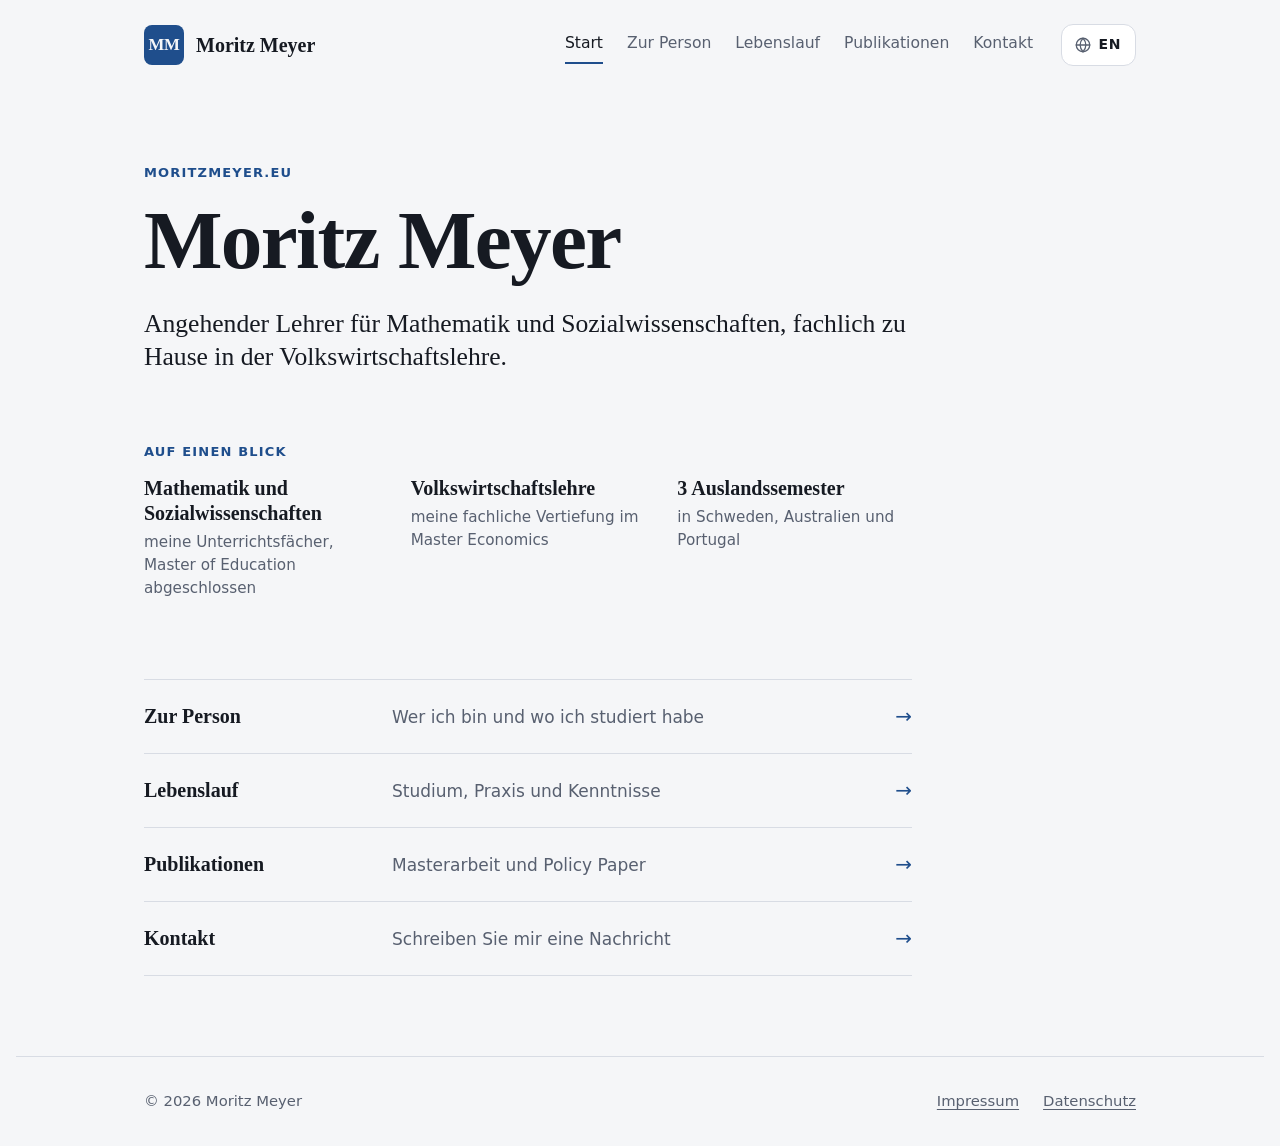
<file: index.html>
<!doctype html>
<html lang="de">
<head>
<meta charset="utf-8">
<meta name="viewport" content="width=device-width, initial-scale=1, viewport-fit=cover">
<title>Moritz Meyer</title>
<meta name="claude:viewport-fit-sides" content="cover">
<meta name="description" content="Persönliche Website von Moritz Meyer, angehender Lehrer für Mathematik und Sozialwissenschaften.">
<meta name="color-scheme" content="light dark">
<link rel="alternate" hreflang="de" href="https://moritzmeyer.eu/index.html">
<link rel="alternate" hreflang="en" href="https://moritzmeyer.eu/en/index.html">
<link rel="icon" href="favicon.svg" type="image/svg+xml">
<link rel="stylesheet" href="style.css">
</head>
<body>
<a class="skip" href="#inhalt">Zum Inhalt springen</a>
<header class="site-header">
  <div class="wrap header-row">
    <a class="brand" href="index.html" aria-label="Moritz Meyer, zur Startseite">
      <span class="monogram" aria-hidden="true">MM</span>
      <span class="brand-name">Moritz Meyer</span>
    </a>
    <div class="header-tools">
      <nav class="main-nav" aria-label="Hauptmenü">
        <ul>
          <li><a href="index.html" aria-current="page">Start</a></li>
          <li><a href="person.html">Zur Person</a></li>
          <li><a href="lebenslauf.html">Lebenslauf</a></li>
          <li><a href="publikationen.html">Publikationen</a></li>
          <li><a href="kontakt.html">Kontakt</a></li>
        </ul>
      </nav>
      <a class="lang-switch" href="en/index.html" hreflang="en" lang="en" aria-label="English version"><svg viewBox="0 0 24 24" width="18" height="18" aria-hidden="true" fill="none" stroke="currentColor" stroke-width="1.7" stroke-linecap="round" stroke-linejoin="round"><circle cx="12" cy="12" r="9"/><path d="M3 12h18"/><path d="M12 3c2.5 2.6 3.8 5.6 3.8 9s-1.3 6.4-3.8 9c-2.5-2.6-3.8-5.6-3.8-9S9.5 5.6 12 3z"/></svg><span>EN</span></a>
    </div>
  </div>
</header>
<main id="inhalt" class="wrap">
<section class="hero">
  <p class="eyebrow">moritzmeyer.eu</p>
  <h1 class="display">Moritz Meyer</h1>
  <p class="lead">Angehender Lehrer für Mathematik und Sozialwissenschaften, fachlich zu Hause in der Volkswirtschaftslehre.</p>
</section>

<section class="glance" aria-labelledby="blick">
  <h2 id="blick" class="label">Auf einen Blick</h2>
  <dl>
    <div><dt>Mathematik und Sozialwissenschaften</dt><dd>meine Unterrichtsfächer, Master of Education abgeschlossen</dd></div>
    <div><dt>Volkswirtschaftslehre</dt><dd>meine fachliche Vertiefung im Master Economics</dd></div>
    <div><dt>3 Auslandssemester</dt><dd>in Schweden, Australien und Portugal</dd></div>
  </dl>
</section>

<nav class="paths" aria-label="Bereiche dieser Website">
  <ul>
    <li><a href="person.html"><span class="path-title">Zur Person</span><span class="path-desc">Wer ich bin und wo ich studiert habe</span><span class="arrow" aria-hidden="true">→</span></a></li>
    <li><a href="lebenslauf.html"><span class="path-title">Lebenslauf</span><span class="path-desc">Studium, Praxis und Kenntnisse</span><span class="arrow" aria-hidden="true">→</span></a></li>
    <li><a href="publikationen.html"><span class="path-title">Publikationen</span><span class="path-desc">Masterarbeit und Policy Paper</span><span class="arrow" aria-hidden="true">→</span></a></li>
    <li><a href="kontakt.html"><span class="path-title">Kontakt</span><span class="path-desc">Schreiben Sie mir eine Nachricht</span><span class="arrow" aria-hidden="true">→</span></a></li>
  </ul>
</nav>
</main>
<footer class="site-footer">
  <div class="wrap footer-row">
    <p>© 2026 Moritz Meyer</p>
    <ul class="legal">
      <li><a href="impressum.html">Impressum</a></li>
      <li><a href="datenschutz.html">Datenschutz</a></li>
    </ul>
  </div>
</footer>
</body>
</html>
</file>
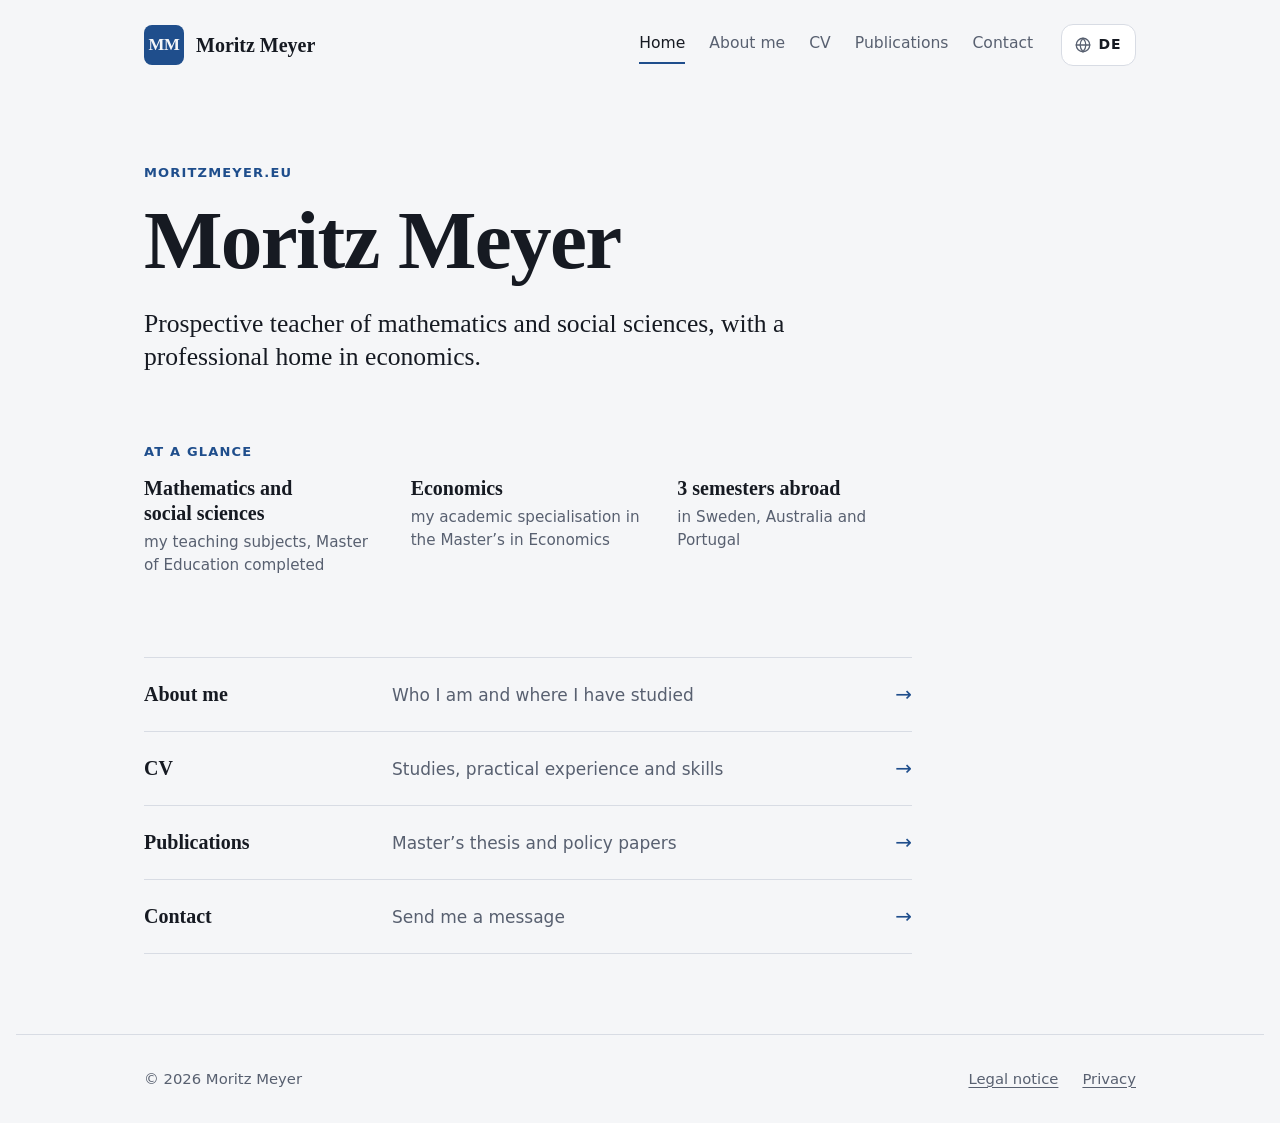
<file: en/index.html>
<!doctype html>
<html lang="en">
<head>
<meta charset="utf-8">
<meta name="viewport" content="width=device-width, initial-scale=1, viewport-fit=cover">
<title>Moritz Meyer</title>
<meta name="claude:viewport-fit-sides" content="cover">
<meta name="description" content="Personal website of Moritz Meyer, prospective teacher of mathematics and social sciences.">
<meta name="color-scheme" content="light dark">
<link rel="alternate" hreflang="de" href="https://moritzmeyer.eu/index.html">
<link rel="alternate" hreflang="en" href="https://moritzmeyer.eu/en/index.html">
<link rel="icon" href="../favicon.svg" type="image/svg+xml">
<link rel="stylesheet" href="../style.css">
</head>
<body>
<a class="skip" href="#inhalt">Skip to content</a>
<header class="site-header">
  <div class="wrap header-row">
    <a class="brand" href="index.html" aria-label="Moritz Meyer, home page">
      <span class="monogram" aria-hidden="true">MM</span>
      <span class="brand-name">Moritz Meyer</span>
    </a>
    <div class="header-tools">
      <nav class="main-nav" aria-label="Main menu">
        <ul>
          <li><a href="index.html" aria-current="page">Home</a></li>
          <li><a href="person.html">About me</a></li>
          <li><a href="lebenslauf.html">CV</a></li>
          <li><a href="publikationen.html">Publications</a></li>
          <li><a href="kontakt.html">Contact</a></li>
        </ul>
      </nav>
      <a class="lang-switch" href="../index.html" hreflang="de" lang="de" aria-label="Deutsche Version"><svg viewBox="0 0 24 24" width="18" height="18" aria-hidden="true" fill="none" stroke="currentColor" stroke-width="1.7" stroke-linecap="round" stroke-linejoin="round"><circle cx="12" cy="12" r="9"/><path d="M3 12h18"/><path d="M12 3c2.5 2.6 3.8 5.6 3.8 9s-1.3 6.4-3.8 9c-2.5-2.6-3.8-5.6-3.8-9S9.5 5.6 12 3z"/></svg><span>DE</span></a>
    </div>
  </div>
</header>
<main id="inhalt" class="wrap">
<section class="hero">
  <p class="eyebrow">moritzmeyer.eu</p>
  <h1 class="display">Moritz Meyer</h1>
  <p class="lead">Prospective teacher of mathematics and social sciences, with a professional home in economics.</p>
</section>

<section class="glance" aria-labelledby="blick">
  <h2 id="blick" class="label">At a glance</h2>
  <dl>
    <div><dt>Mathematics and social sciences</dt><dd>my teaching subjects, Master of Education completed</dd></div>
    <div><dt>Economics</dt><dd>my academic specialisation in the Master’s in Economics</dd></div>
    <div><dt>3 semesters abroad</dt><dd>in Sweden, Australia and Portugal</dd></div>
  </dl>
</section>

<nav class="paths" aria-label="Sections of this website">
  <ul>
    <li><a href="person.html"><span class="path-title">About me</span><span class="path-desc">Who I am and where I have studied</span><span class="arrow" aria-hidden="true">→</span></a></li>
    <li><a href="lebenslauf.html"><span class="path-title">CV</span><span class="path-desc">Studies, practical experience and skills</span><span class="arrow" aria-hidden="true">→</span></a></li>
    <li><a href="publikationen.html"><span class="path-title">Publications</span><span class="path-desc">Master’s thesis and policy papers</span><span class="arrow" aria-hidden="true">→</span></a></li>
    <li><a href="kontakt.html"><span class="path-title">Contact</span><span class="path-desc">Send me a message</span><span class="arrow" aria-hidden="true">→</span></a></li>
  </ul>
</nav>
</main>
<footer class="site-footer">
  <div class="wrap footer-row">
    <p>© 2026 Moritz Meyer</p>
    <ul class="legal">
      <li><a href="impressum.html">Legal notice</a></li>
      <li><a href="datenschutz.html">Privacy</a></li>
    </ul>
  </div>
</footer>
</body>
</html>
</file>
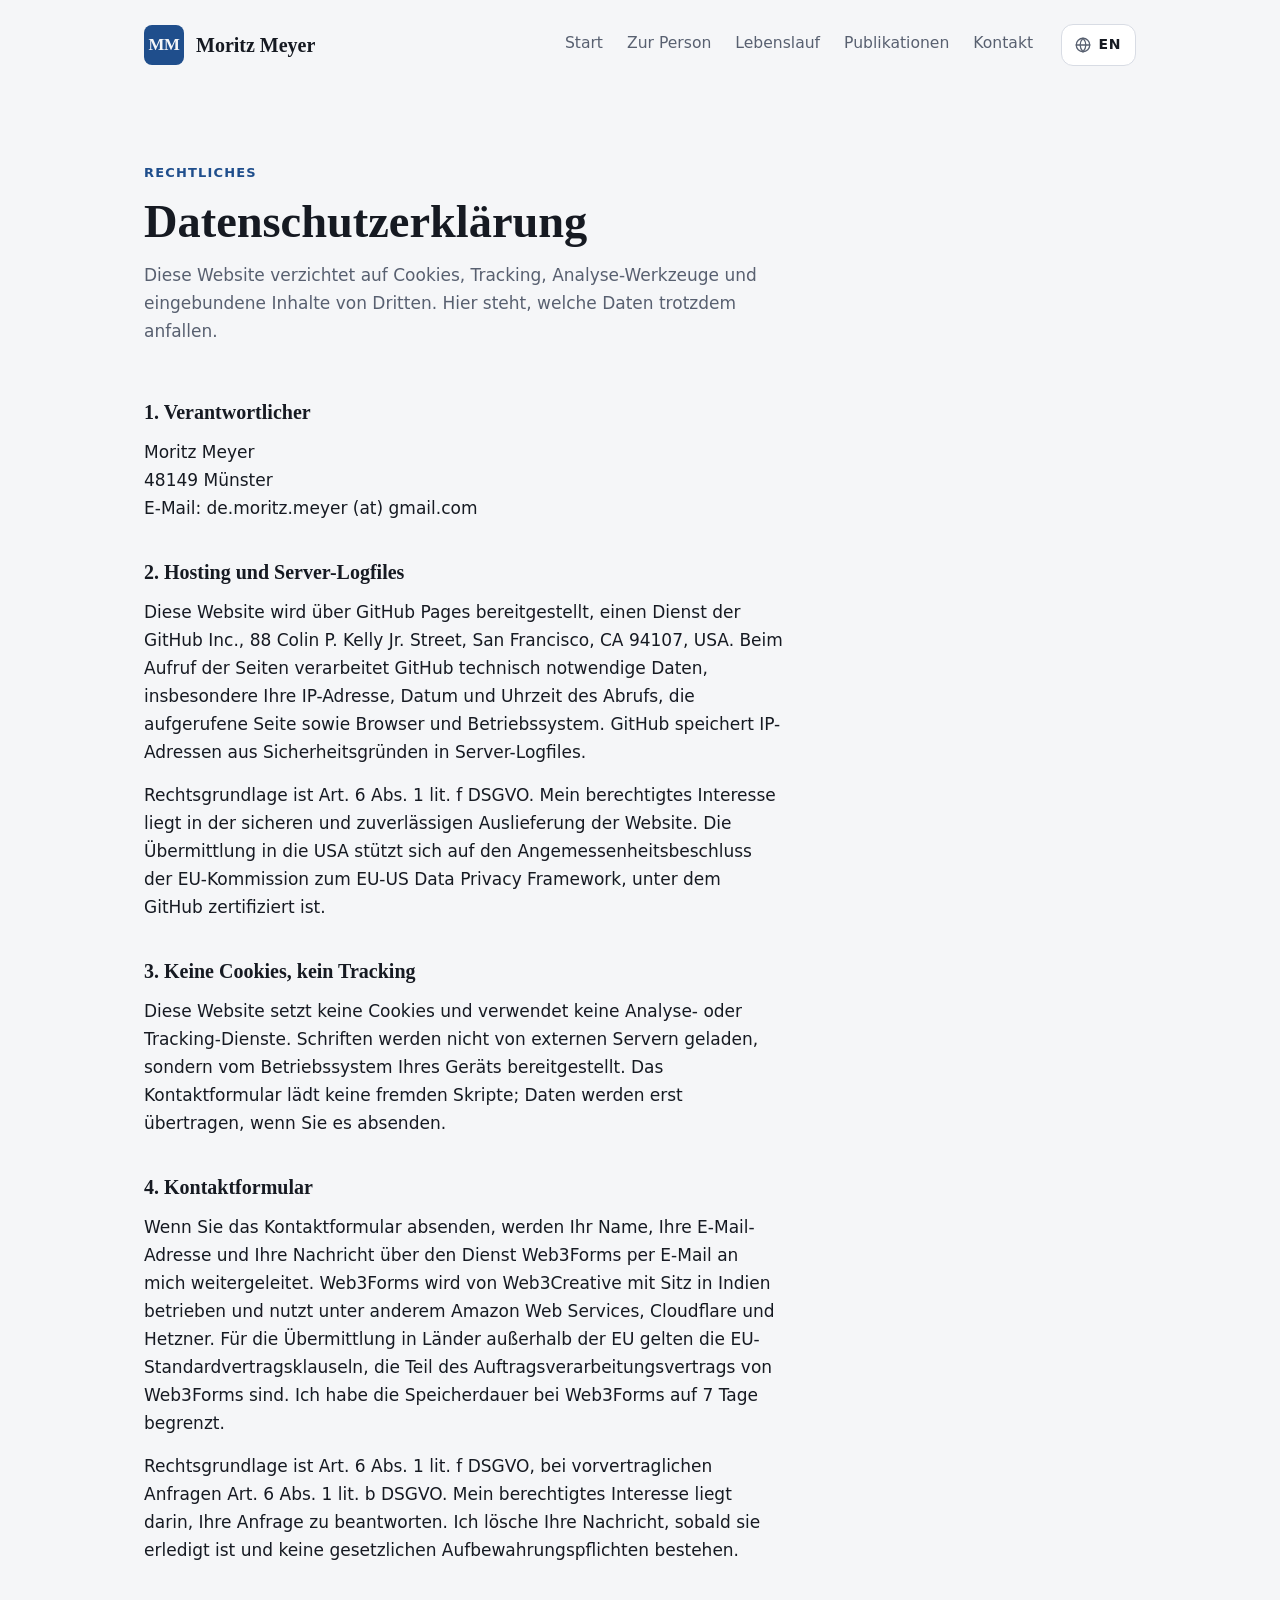
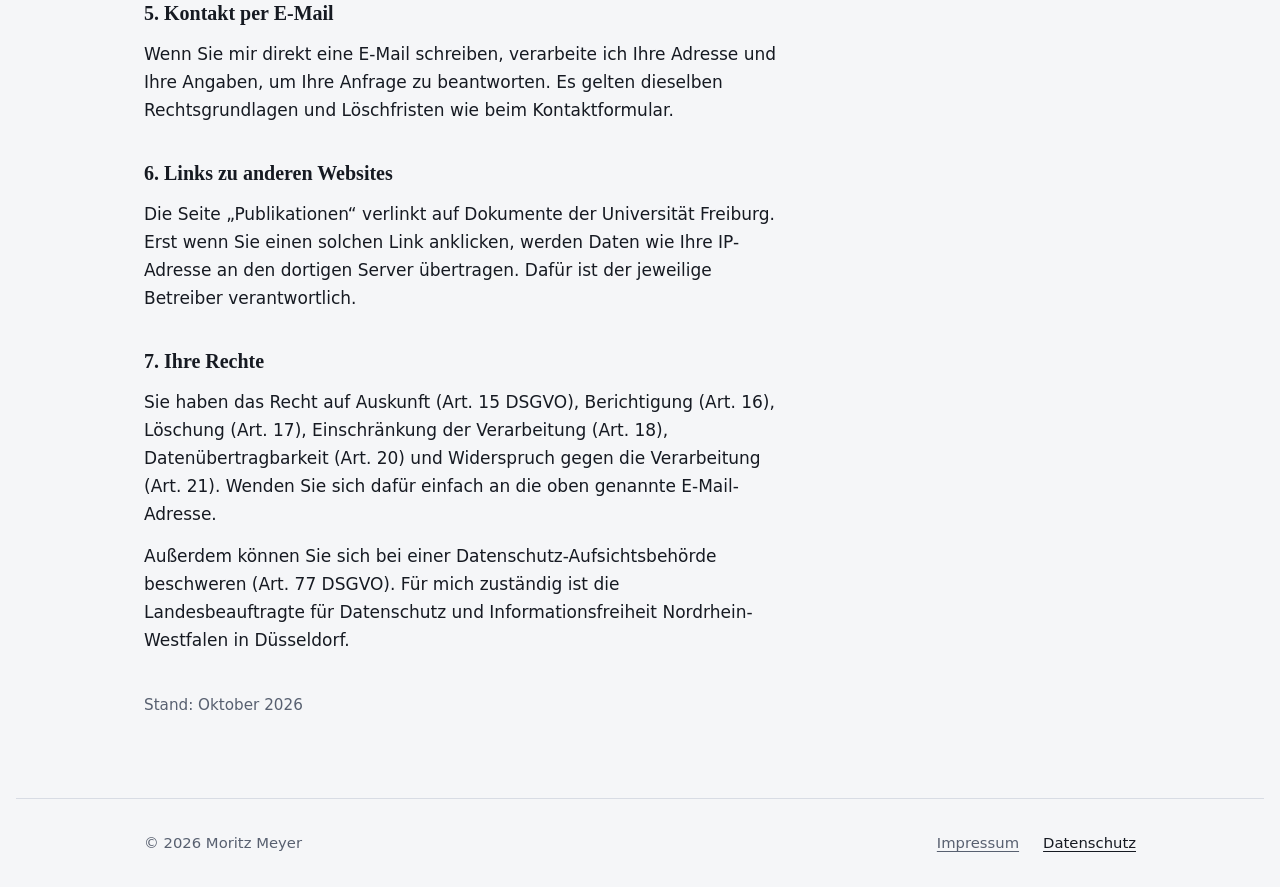
<file: datenschutz.html>
<!doctype html>
<html lang="de">
<head>
<meta charset="utf-8">
<meta name="viewport" content="width=device-width, initial-scale=1, viewport-fit=cover">
<title>Datenschutz · Moritz Meyer</title>
<meta name="claude:viewport-fit-sides" content="cover">
<meta name="description" content="Datenschutzerklärung von moritzmeyer.eu.">
<meta name="robots" content="noindex">
<meta name="color-scheme" content="light dark">
<link rel="alternate" hreflang="de" href="https://moritzmeyer.eu/datenschutz.html">
<link rel="alternate" hreflang="en" href="https://moritzmeyer.eu/en/datenschutz.html">
<link rel="icon" href="favicon.svg" type="image/svg+xml">
<link rel="stylesheet" href="style.css">
</head>
<body>
<a class="skip" href="#inhalt">Zum Inhalt springen</a>
<header class="site-header">
  <div class="wrap header-row">
    <a class="brand" href="index.html" aria-label="Moritz Meyer, zur Startseite">
      <span class="monogram" aria-hidden="true">MM</span>
      <span class="brand-name">Moritz Meyer</span>
    </a>
    <div class="header-tools">
      <nav class="main-nav" aria-label="Hauptmenü">
        <ul>
          <li><a href="index.html">Start</a></li>
          <li><a href="person.html">Zur Person</a></li>
          <li><a href="lebenslauf.html">Lebenslauf</a></li>
          <li><a href="publikationen.html">Publikationen</a></li>
          <li><a href="kontakt.html">Kontakt</a></li>
        </ul>
      </nav>
      <a class="lang-switch" href="en/datenschutz.html" hreflang="en" lang="en" aria-label="English version"><svg viewBox="0 0 24 24" width="18" height="18" aria-hidden="true" fill="none" stroke="currentColor" stroke-width="1.7" stroke-linecap="round" stroke-linejoin="round"><circle cx="12" cy="12" r="9"/><path d="M3 12h18"/><path d="M12 3c2.5 2.6 3.8 5.6 3.8 9s-1.3 6.4-3.8 9c-2.5-2.6-3.8-5.6-3.8-9S9.5 5.6 12 3z"/></svg><span>EN</span></a>
    </div>
  </div>
</header>
<main id="inhalt" class="wrap">
<header class="page-head">
  <p class="eyebrow">Rechtliches</p>
  <h1>Datenschutzerklärung</h1>
  <p class="intro">Diese Website verzichtet auf Cookies, Tracking, Analyse-Werkzeuge und eingebundene Inhalte von Dritten. Hier steht, welche Daten trotzdem anfallen.</p>
</header>

<div class="legal-text">
  <h2>1. Verantwortlicher</h2>
  <p>Moritz Meyer<br>
  48149 Münster<br>
  E-Mail: de.moritz.meyer (at) gmail.com</p>

  <h2>2. Hosting und Server-Logfiles</h2>
  <p>Diese Website wird über GitHub Pages bereitgestellt, einen Dienst der GitHub Inc., 88 Colin P. Kelly Jr. Street, San Francisco, CA 94107, USA. Beim Aufruf der Seiten verarbeitet GitHub technisch notwendige Daten, insbesondere Ihre IP-Adresse, Datum und Uhrzeit des Abrufs, die aufgerufene Seite sowie Browser und Betriebssystem. GitHub speichert IP-Adressen aus Sicherheitsgründen in Server-Logfiles.</p>
  <p>Rechtsgrundlage ist Art. 6 Abs. 1 lit. f DSGVO. Mein berechtigtes Interesse liegt in der sicheren und zuverlässigen Auslieferung der Website. Die Übermittlung in die USA stützt sich auf den Angemessenheitsbeschluss der EU-Kommission zum EU-US Data Privacy Framework, unter dem GitHub zertifiziert ist.</p>

  <h2>3. Keine Cookies, kein Tracking</h2>
  <p>Diese Website setzt keine Cookies und verwendet keine Analyse- oder Tracking-Dienste. Schriften werden nicht von externen Servern geladen, sondern vom Betriebssystem Ihres Geräts bereitgestellt. Das Kontaktformular lädt keine fremden Skripte; Daten werden erst übertragen, wenn Sie es absenden.</p>

  <h2>4. Kontaktformular</h2>
  <p>Wenn Sie das Kontaktformular absenden, werden Ihr Name, Ihre E-Mail-Adresse und Ihre Nachricht über den Dienst Web3Forms per E-Mail an mich weitergeleitet. Web3Forms wird von Web3Creative mit Sitz in Indien betrieben und nutzt unter anderem Amazon Web Services, Cloudflare und Hetzner. Für die Übermittlung in Länder außerhalb der EU gelten die EU-Standardvertragsklauseln, die Teil des Auftragsverarbeitungsvertrags von Web3Forms sind. Ich habe die Speicherdauer bei Web3Forms auf 7 Tage begrenzt.</p>
  <p>Rechtsgrundlage ist Art. 6 Abs. 1 lit. f DSGVO, bei vorvertraglichen Anfragen Art. 6 Abs. 1 lit. b DSGVO. Mein berechtigtes Interesse liegt darin, Ihre Anfrage zu beantworten. Ich lösche Ihre Nachricht, sobald sie erledigt ist und keine gesetzlichen Aufbewahrungspflichten bestehen.</p>

  <h2>5. Kontakt per E-Mail</h2>
  <p>Wenn Sie mir direkt eine E-Mail schreiben, verarbeite ich Ihre Adresse und Ihre Angaben, um Ihre Anfrage zu beantworten. Es gelten dieselben Rechtsgrundlagen und Löschfristen wie beim Kontaktformular.</p>

  <h2>6. Links zu anderen Websites</h2>
  <p>Die Seite „Publikationen“ verlinkt auf Dokumente der Universität Freiburg. Erst wenn Sie einen solchen Link anklicken, werden Daten wie Ihre IP-Adresse an den dortigen Server übertragen. Dafür ist der jeweilige Betreiber verantwortlich.</p>

  <h2>7. Ihre Rechte</h2>
  <p>Sie haben das Recht auf Auskunft (Art. 15 DSGVO), Berichtigung (Art. 16), Löschung (Art. 17), Einschränkung der Verarbeitung (Art. 18), Datenübertragbarkeit (Art. 20) und Widerspruch gegen die Verarbeitung (Art. 21). Wenden Sie sich dafür einfach an die oben genannte E-Mail-Adresse.</p>
  <p>Außerdem können Sie sich bei einer Datenschutz-Aufsichtsbehörde beschweren (Art. 77 DSGVO). Für mich zuständig ist die Landesbeauftragte für Datenschutz und Informationsfreiheit Nordrhein-Westfalen in Düsseldorf.</p>

  <p class="stand">Stand: Oktober 2026</p>
</div>
</main>
<footer class="site-footer">
  <div class="wrap footer-row">
    <p>© 2026 Moritz Meyer</p>
    <ul class="legal">
      <li><a href="impressum.html">Impressum</a></li>
      <li><a href="datenschutz.html" aria-current="page">Datenschutz</a></li>
    </ul>
  </div>
</footer>
</body>
</html>
</file>
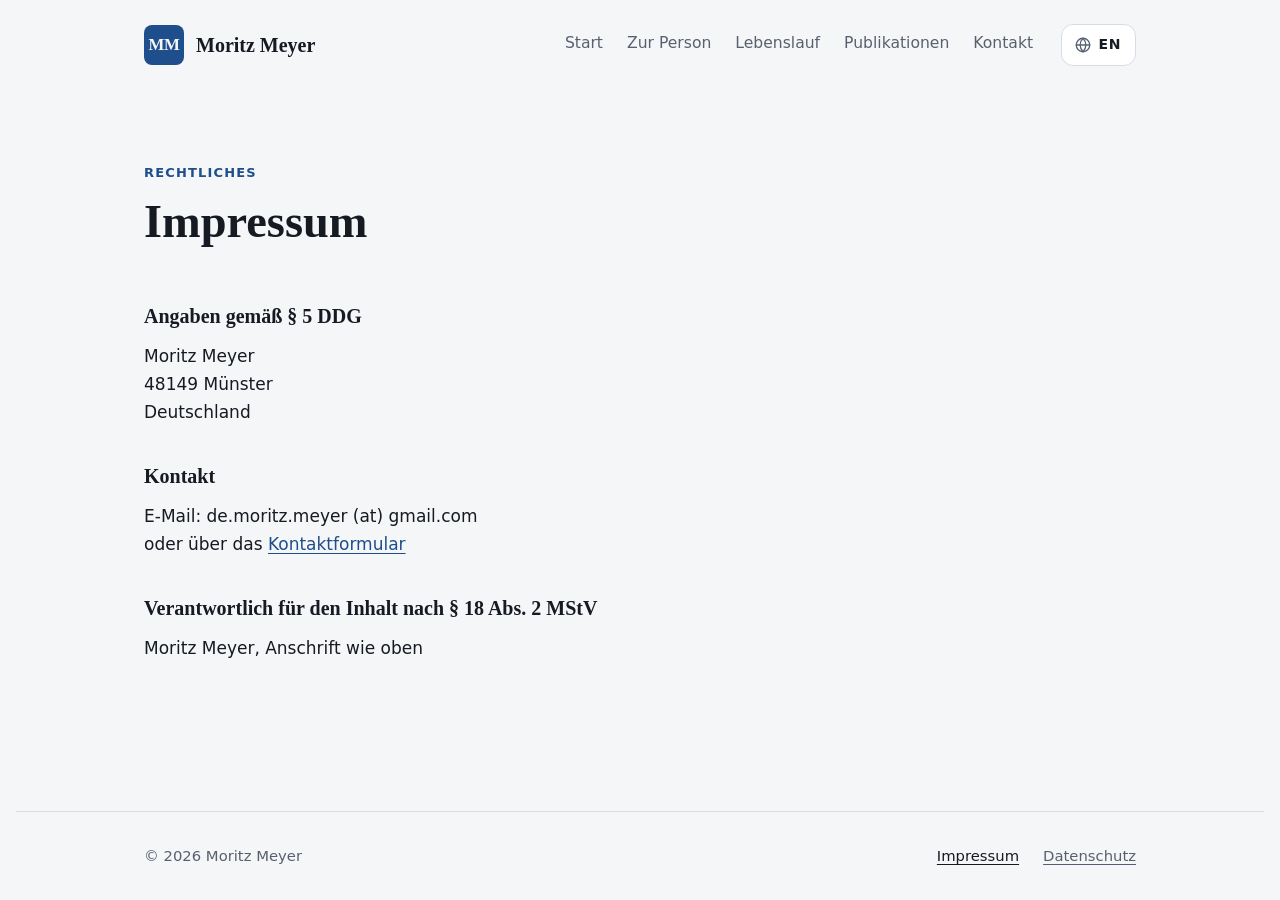
<file: impressum.html>
<!doctype html>
<html lang="de">
<head>
<meta charset="utf-8">
<meta name="viewport" content="width=device-width, initial-scale=1, viewport-fit=cover">
<title>Impressum · Moritz Meyer</title>
<meta name="claude:viewport-fit-sides" content="cover">
<meta name="description" content="Impressum von moritzmeyer.eu.">
<meta name="robots" content="noindex">
<meta name="color-scheme" content="light dark">
<link rel="alternate" hreflang="de" href="https://moritzmeyer.eu/impressum.html">
<link rel="alternate" hreflang="en" href="https://moritzmeyer.eu/en/impressum.html">
<link rel="icon" href="favicon.svg" type="image/svg+xml">
<link rel="stylesheet" href="style.css">
</head>
<body>
<a class="skip" href="#inhalt">Zum Inhalt springen</a>
<header class="site-header">
  <div class="wrap header-row">
    <a class="brand" href="index.html" aria-label="Moritz Meyer, zur Startseite">
      <span class="monogram" aria-hidden="true">MM</span>
      <span class="brand-name">Moritz Meyer</span>
    </a>
    <div class="header-tools">
      <nav class="main-nav" aria-label="Hauptmenü">
        <ul>
          <li><a href="index.html">Start</a></li>
          <li><a href="person.html">Zur Person</a></li>
          <li><a href="lebenslauf.html">Lebenslauf</a></li>
          <li><a href="publikationen.html">Publikationen</a></li>
          <li><a href="kontakt.html">Kontakt</a></li>
        </ul>
      </nav>
      <a class="lang-switch" href="en/impressum.html" hreflang="en" lang="en" aria-label="English version"><svg viewBox="0 0 24 24" width="18" height="18" aria-hidden="true" fill="none" stroke="currentColor" stroke-width="1.7" stroke-linecap="round" stroke-linejoin="round"><circle cx="12" cy="12" r="9"/><path d="M3 12h18"/><path d="M12 3c2.5 2.6 3.8 5.6 3.8 9s-1.3 6.4-3.8 9c-2.5-2.6-3.8-5.6-3.8-9S9.5 5.6 12 3z"/></svg><span>EN</span></a>
    </div>
  </div>
</header>
<main id="inhalt" class="wrap">
<header class="page-head">
  <p class="eyebrow">Rechtliches</p>
  <h1>Impressum</h1>
</header>

<div class="legal-text">
  <h2>Angaben gemäß § 5 DDG</h2>
  <p>Moritz Meyer<br>
  48149 Münster<br>
  Deutschland</p>

  <h2>Kontakt</h2>
  <p>E-Mail: de.moritz.meyer (at) gmail.com<br>
  oder über das <a href="kontakt.html">Kontaktformular</a></p>

  <h2>Verantwortlich für den Inhalt nach § 18 Abs. 2 MStV</h2>
  <p>Moritz Meyer, Anschrift wie oben</p>
</div>
</main>
<footer class="site-footer">
  <div class="wrap footer-row">
    <p>© 2026 Moritz Meyer</p>
    <ul class="legal">
      <li><a href="impressum.html" aria-current="page">Impressum</a></li>
      <li><a href="datenschutz.html">Datenschutz</a></li>
    </ul>
  </div>
</footer>
</body>
</html>
</file>
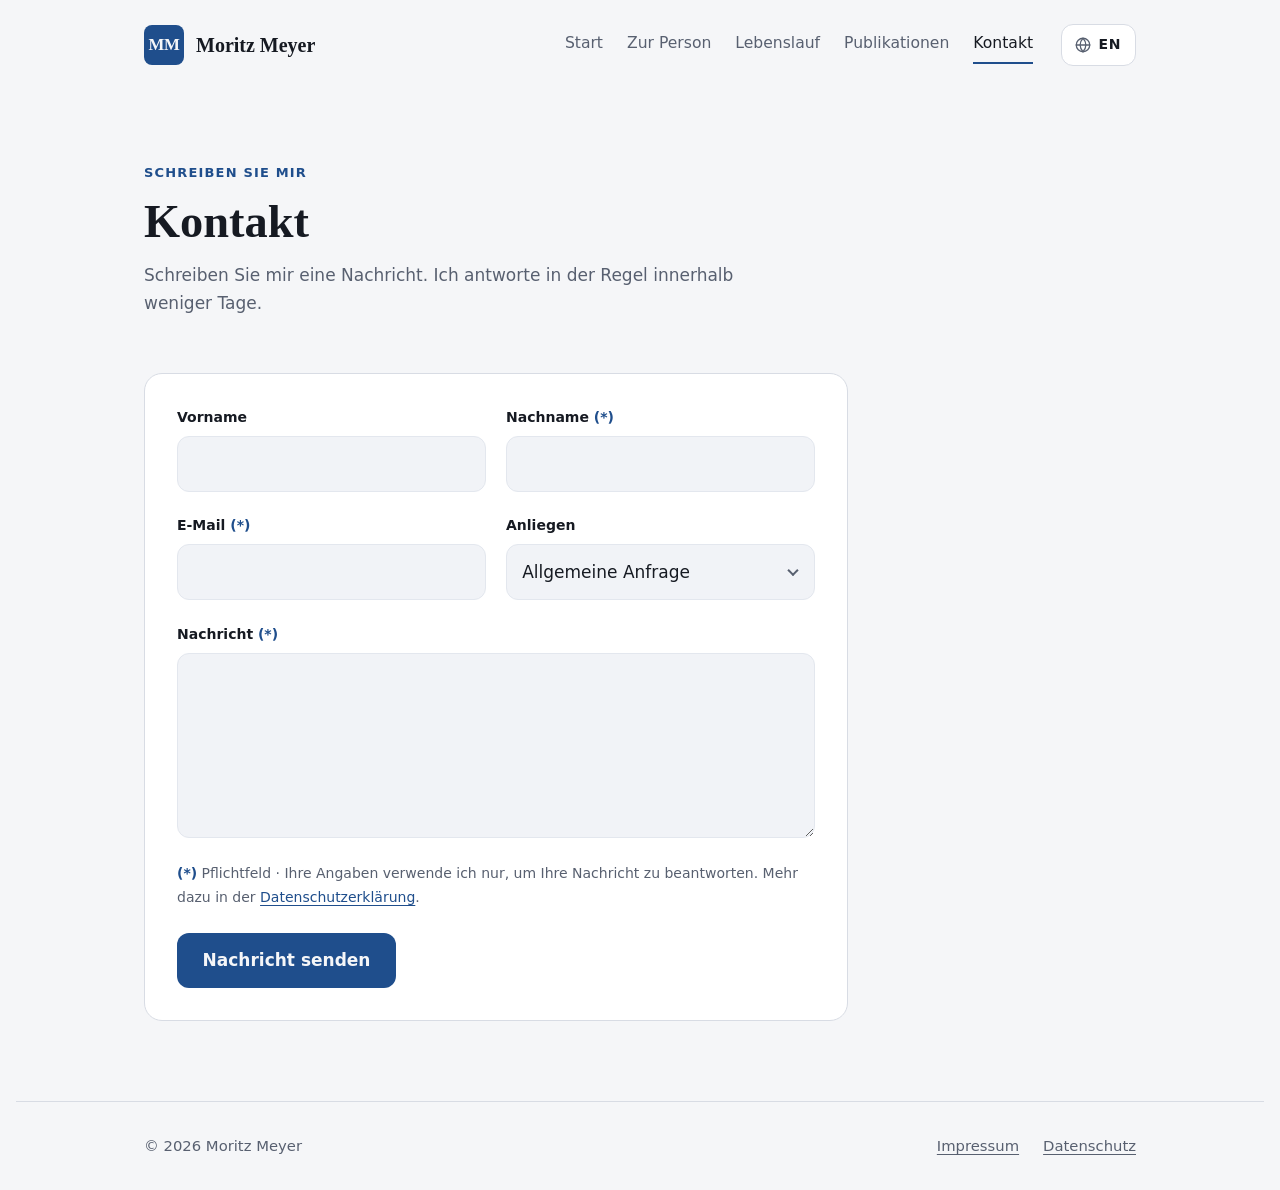
<file: kontakt.html>
<!doctype html>
<html lang="de">
<head>
<meta charset="utf-8">
<meta name="viewport" content="width=device-width, initial-scale=1, viewport-fit=cover">
<title>Kontakt · Moritz Meyer</title>
<meta name="claude:viewport-fit-sides" content="cover">
<meta name="description" content="Schreiben Sie Moritz Meyer eine Nachricht.">
<meta name="color-scheme" content="light dark">
<link rel="alternate" hreflang="de" href="https://moritzmeyer.eu/kontakt.html">
<link rel="alternate" hreflang="en" href="https://moritzmeyer.eu/en/kontakt.html">
<link rel="icon" href="favicon.svg" type="image/svg+xml">
<link rel="stylesheet" href="style.css">
</head>
<body>
<a class="skip" href="#inhalt">Zum Inhalt springen</a>
<header class="site-header">
  <div class="wrap header-row">
    <a class="brand" href="index.html" aria-label="Moritz Meyer, zur Startseite">
      <span class="monogram" aria-hidden="true">MM</span>
      <span class="brand-name">Moritz Meyer</span>
    </a>
    <div class="header-tools">
      <nav class="main-nav" aria-label="Hauptmenü">
        <ul>
          <li><a href="index.html">Start</a></li>
          <li><a href="person.html">Zur Person</a></li>
          <li><a href="lebenslauf.html">Lebenslauf</a></li>
          <li><a href="publikationen.html">Publikationen</a></li>
          <li><a href="kontakt.html" aria-current="page">Kontakt</a></li>
        </ul>
      </nav>
      <a class="lang-switch" href="en/kontakt.html" hreflang="en" lang="en" aria-label="English version"><svg viewBox="0 0 24 24" width="18" height="18" aria-hidden="true" fill="none" stroke="currentColor" stroke-width="1.7" stroke-linecap="round" stroke-linejoin="round"><circle cx="12" cy="12" r="9"/><path d="M3 12h18"/><path d="M12 3c2.5 2.6 3.8 5.6 3.8 9s-1.3 6.4-3.8 9c-2.5-2.6-3.8-5.6-3.8-9S9.5 5.6 12 3z"/></svg><span>EN</span></a>
    </div>
  </div>
</header>
<main id="inhalt" class="wrap">
<header class="page-head">
  <p class="eyebrow">Schreiben Sie mir</p>
  <h1>Kontakt</h1>
  <p class="intro">Schreiben Sie mir eine Nachricht. Ich antworte in der Regel innerhalb weniger Tage.</p>
</header>

<form class="contact-form" id="kontaktformular" action="https://api.web3forms.com/submit" method="POST">
  <input type="hidden" name="access_key" value="06390522-04cd-4ac2-8518-e37d36f01625">
  <input type="hidden" name="subject" value="Neue Nachricht über moritzmeyer.eu">
  <input type="hidden" name="from_name" value="moritzmeyer.eu">
  <input type="checkbox" name="botcheck" class="hp" tabindex="-1" autocomplete="off" aria-hidden="true">

  <div class="form-grid">
    <div class="field">
      <label for="f-first">Vorname</label>
      <input id="f-first" name="first_name" type="text" autocomplete="given-name" maxlength="80">
    </div>
    <div class="field">
      <label for="f-last">Nachname <span class="req" aria-hidden="true">(*)</span></label>
      <input id="f-last" name="last_name" type="text" autocomplete="family-name" required maxlength="80">
    </div>
    <div class="field">
      <label for="f-email">E-Mail <span class="req" aria-hidden="true">(*)</span></label>
      <input id="f-email" name="email" type="email" autocomplete="email" required maxlength="200">
    </div>
    <div class="field">
      <label for="f-topic">Anliegen</label>
      <div class="select-wrap">
        <select id="f-topic" name="topic">
        <option>Allgemeine Anfrage</option>
        <option>Schule und Unterricht</option>
        <option>Forschung und Publikationen</option>
        <option>Sonstiges</option>
        </select>
      </div>
    </div>
    <div class="field field-wide">
      <label for="f-msg">Nachricht <span class="req" aria-hidden="true">(*)</span></label>
      <textarea id="f-msg" name="message" rows="6" required maxlength="5000"></textarea>
    </div>
  </div>

  <p class="form-privacy"><span class="req">(*)</span> Pflichtfeld · Ihre Angaben verwende ich nur, um Ihre Nachricht zu beantworten. Mehr dazu in der <a href="datenschutz.html">Datenschutzerklärung</a>.</p>
  <div class="form-actions">
    <button type="submit" id="f-send">Nachricht senden</button>
    <p class="form-status" id="f-status" role="status" aria-live="polite"></p>
  </div>
</form>
</main>
<footer class="site-footer">
  <div class="wrap footer-row">
    <p>© 2026 Moritz Meyer</p>
    <ul class="legal">
      <li><a href="impressum.html">Impressum</a></li>
      <li><a href="datenschutz.html">Datenschutz</a></li>
    </ul>
  </div>
</footer>
<script>
(function () {
  var form = document.getElementById('kontaktformular');
  var status = document.getElementById('f-status');
  var btn = document.getElementById('f-send');
  form.addEventListener('submit', function (e) {
    e.preventDefault();
    status.className = 'form-status';
    status.textContent = 'Wird gesendet …';
    btn.disabled = true;
    fetch(form.action, { method: 'POST', body: new FormData(form), headers: { 'Accept': 'application/json' } })
      .then(function (r) { return r.json().then(function (j) { return r.ok && j.success; }); })
      .then(function (ok) {
        if (!ok) throw new Error('send failed');
        status.className = 'form-status ok';
        status.textContent = 'Danke! Ihre Nachricht ist angekommen. Ich melde mich bald.';
        form.reset();
      })
      .catch(function () {
        status.className = 'form-status err';
        status.textContent = 'Die Nachricht konnte nicht gesendet werden. Bitte versuchen Sie es später noch einmal.';
      })
      .finally(function () { btn.disabled = false; });
  });
})();
</script>
</body>
</html>
</file>
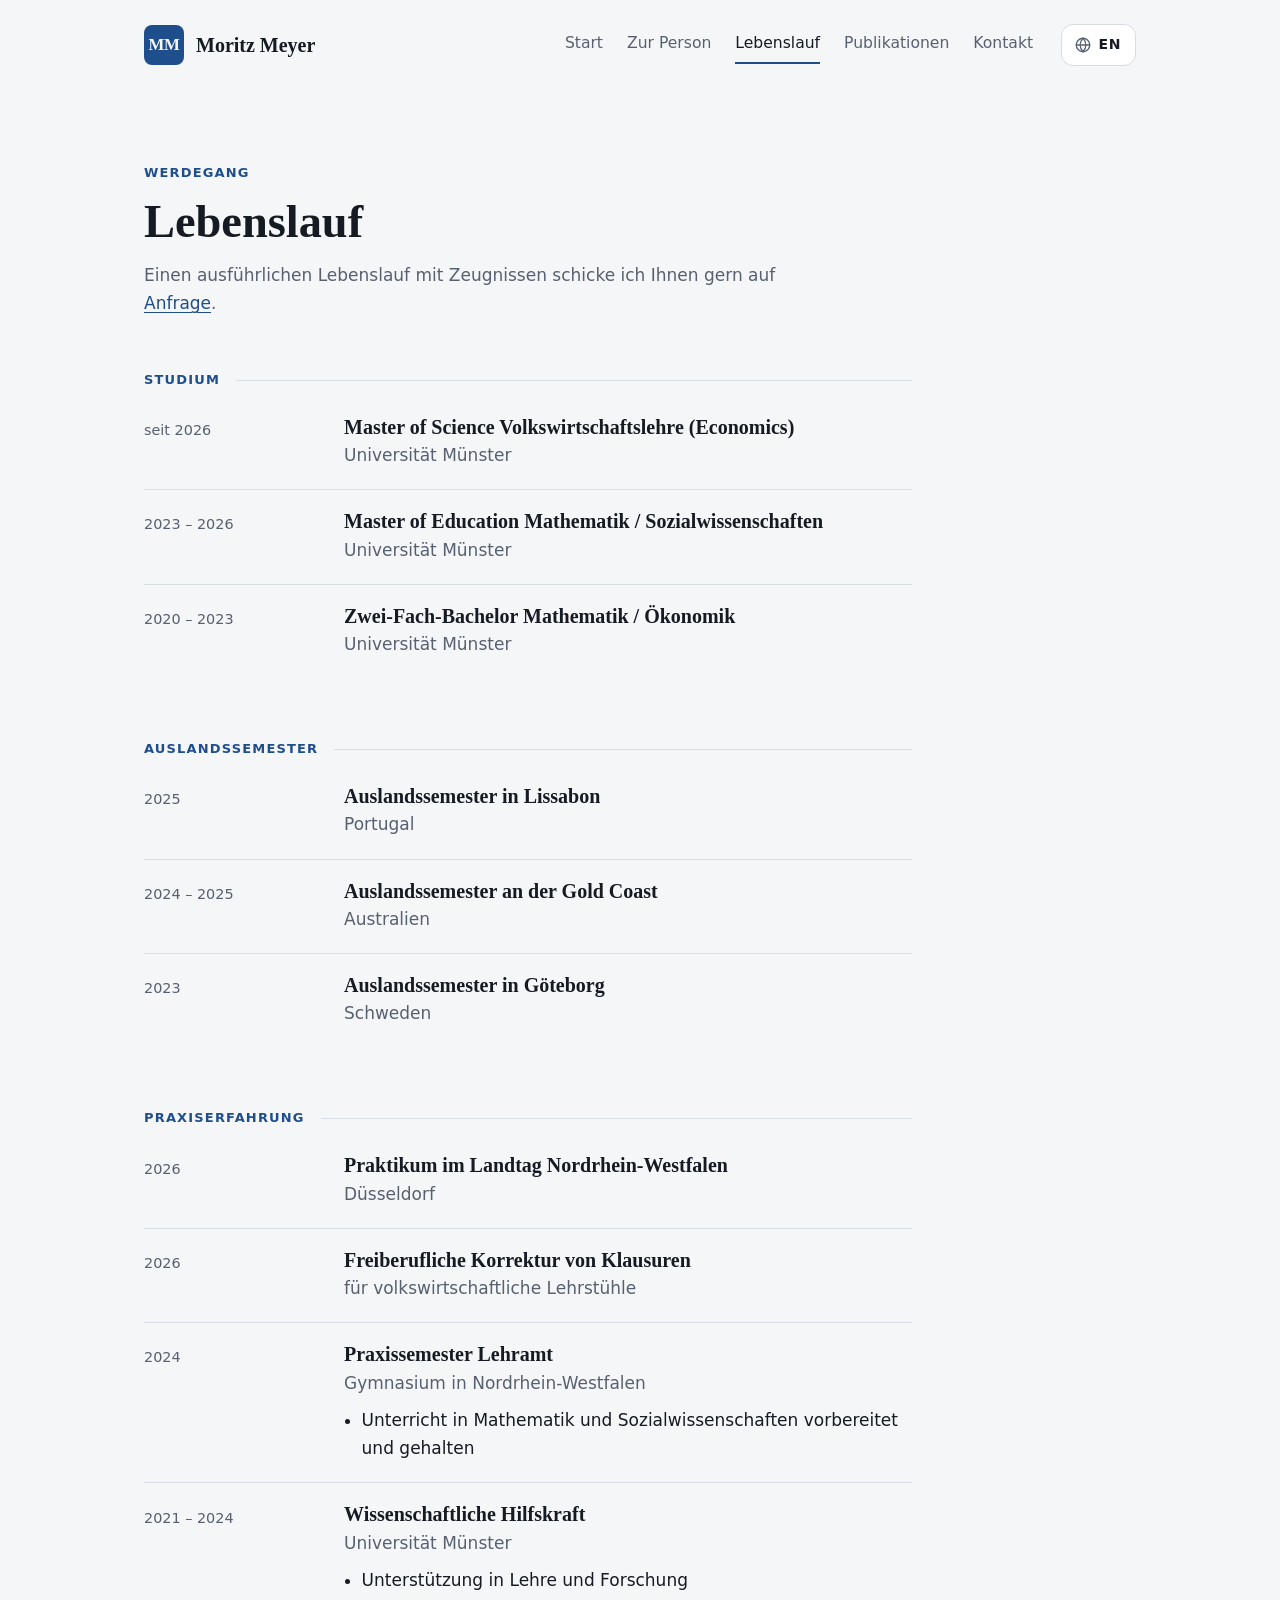
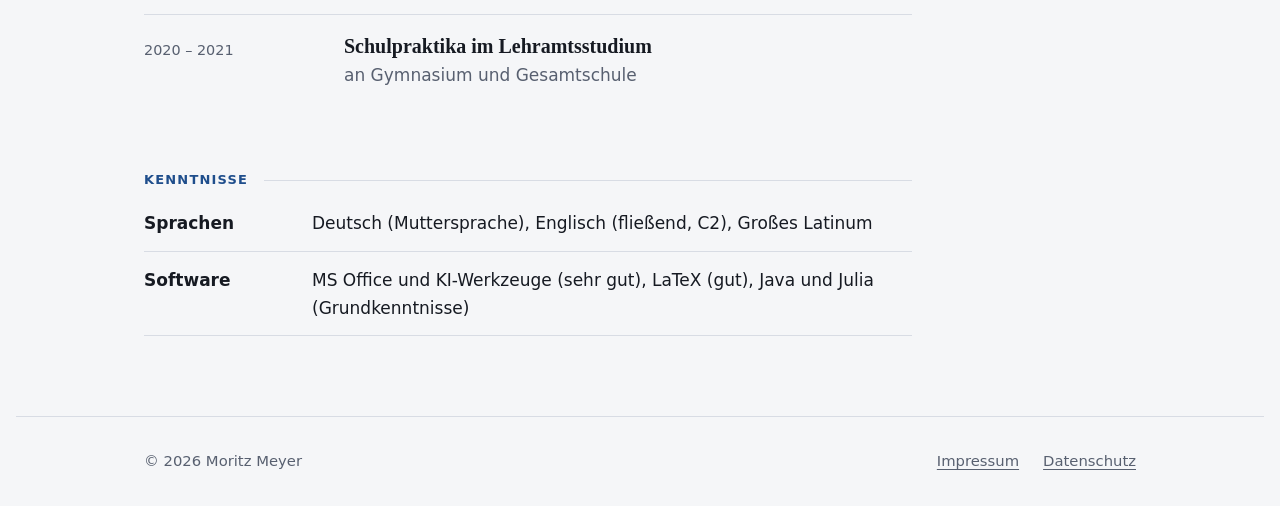
<file: lebenslauf.html>
<!doctype html>
<html lang="de">
<head>
<meta charset="utf-8">
<meta name="viewport" content="width=device-width, initial-scale=1, viewport-fit=cover">
<title>Lebenslauf · Moritz Meyer</title>
<meta name="claude:viewport-fit-sides" content="cover">
<meta name="description" content="Lebenslauf von Moritz Meyer: Studium, Auslandssemester, Praxis und Kenntnisse.">
<meta name="color-scheme" content="light dark">
<link rel="alternate" hreflang="de" href="https://moritzmeyer.eu/lebenslauf.html">
<link rel="alternate" hreflang="en" href="https://moritzmeyer.eu/en/lebenslauf.html">
<link rel="icon" href="favicon.svg" type="image/svg+xml">
<link rel="stylesheet" href="style.css">
</head>
<body>
<a class="skip" href="#inhalt">Zum Inhalt springen</a>
<header class="site-header">
  <div class="wrap header-row">
    <a class="brand" href="index.html" aria-label="Moritz Meyer, zur Startseite">
      <span class="monogram" aria-hidden="true">MM</span>
      <span class="brand-name">Moritz Meyer</span>
    </a>
    <div class="header-tools">
      <nav class="main-nav" aria-label="Hauptmenü">
        <ul>
          <li><a href="index.html">Start</a></li>
          <li><a href="person.html">Zur Person</a></li>
          <li><a href="lebenslauf.html" aria-current="page">Lebenslauf</a></li>
          <li><a href="publikationen.html">Publikationen</a></li>
          <li><a href="kontakt.html">Kontakt</a></li>
        </ul>
      </nav>
      <a class="lang-switch" href="en/lebenslauf.html" hreflang="en" lang="en" aria-label="English version"><svg viewBox="0 0 24 24" width="18" height="18" aria-hidden="true" fill="none" stroke="currentColor" stroke-width="1.7" stroke-linecap="round" stroke-linejoin="round"><circle cx="12" cy="12" r="9"/><path d="M3 12h18"/><path d="M12 3c2.5 2.6 3.8 5.6 3.8 9s-1.3 6.4-3.8 9c-2.5-2.6-3.8-5.6-3.8-9S9.5 5.6 12 3z"/></svg><span>EN</span></a>
    </div>
  </div>
</header>
<main id="inhalt" class="wrap">
<header class="page-head">
  <p class="eyebrow">Werdegang</p>
  <h1>Lebenslauf</h1>
  <p class="intro">Einen ausführlichen Lebenslauf mit Zeugnissen schicke ich Ihnen gern auf <a href="kontakt.html">Anfrage</a>.</p>
</header>

<section class="cv-section" aria-labelledby="studium">
  <h2 id="studium" class="label">Studium</h2>
  <article class="cv-entry">
    <p class="cv-dates">seit 2026</p>
    <div class="cv-body">
      <h3>Master of Science Volkswirtschaftslehre (Economics)</h3>
      <p class="cv-org">Universität Münster</p>
    </div>
  </article>
  <article class="cv-entry">
    <p class="cv-dates">2023 – 2026</p>
    <div class="cv-body">
      <h3>Master of Education Mathematik / Sozialwissenschaften</h3>
      <p class="cv-org">Universität Münster</p>
    </div>
  </article>
  <article class="cv-entry">
    <p class="cv-dates">2020 – 2023</p>
    <div class="cv-body">
      <h3>Zwei-Fach-Bachelor Mathematik / Ökonomik</h3>
      <p class="cv-org">Universität Münster</p>
    </div>
  </article>
</section>

<section class="cv-section" aria-labelledby="ausland">
  <h2 id="ausland" class="label">Auslandssemester</h2>
  <article class="cv-entry">
    <p class="cv-dates">2025</p>
    <div class="cv-body">
      <h3>Auslandssemester in Lissabon</h3>
      <p class="cv-org">Portugal</p>
    </div>
  </article>
  <article class="cv-entry">
    <p class="cv-dates">2024 – 2025</p>
    <div class="cv-body">
      <h3>Auslandssemester an der Gold Coast</h3>
      <p class="cv-org">Australien</p>
    </div>
  </article>
  <article class="cv-entry">
    <p class="cv-dates">2023</p>
    <div class="cv-body">
      <h3>Auslandssemester in Göteborg</h3>
      <p class="cv-org">Schweden</p>
    </div>
  </article>
</section>

<section class="cv-section" aria-labelledby="praxis">
  <h2 id="praxis" class="label">Praxiserfahrung</h2>
  <article class="cv-entry">
    <p class="cv-dates">2026</p>
    <div class="cv-body">
      <h3>Praktikum im Landtag Nordrhein-Westfalen</h3>
      <p class="cv-org">Düsseldorf</p>
    </div>
  </article>
  <article class="cv-entry">
    <p class="cv-dates">2026</p>
    <div class="cv-body">
      <h3>Freiberufliche Korrektur von Klausuren</h3>
      <p class="cv-org">für volkswirtschaftliche Lehrstühle</p>
    </div>
  </article>
  <article class="cv-entry">
    <p class="cv-dates">2024</p>
    <div class="cv-body">
      <h3>Praxissemester Lehramt</h3>
      <p class="cv-org">Gymnasium in Nordrhein-Westfalen</p>
      <ul>
        <li>Unterricht in Mathematik und Sozialwissenschaften vorbereitet und gehalten</li>
      </ul>
    </div>
  </article>
  <article class="cv-entry">
    <p class="cv-dates">2021 – 2024</p>
    <div class="cv-body">
      <h3>Wissenschaftliche Hilfskraft</h3>
      <p class="cv-org">Universität Münster</p>
      <ul>
        <li>Unterstützung in Lehre und Forschung</li>
      </ul>
    </div>
  </article>
  <article class="cv-entry">
    <p class="cv-dates">2020 – 2021</p>
    <div class="cv-body">
      <h3>Schulpraktika im Lehramtsstudium</h3>
      <p class="cv-org">an Gymnasium und Gesamtschule</p>
    </div>
  </article>
</section>

<section class="cv-section" aria-labelledby="kenntnisse">
  <h2 id="kenntnisse" class="label">Kenntnisse</h2>
  <dl class="skills">
    <div><dt>Sprachen</dt><dd>Deutsch (Muttersprache), Englisch (fließend, C2), Großes Latinum</dd></div>
    <div><dt>Software</dt><dd>MS Office und KI-Werkzeuge (sehr gut), LaTeX (gut), Java und Julia (Grundkenntnisse)</dd></div>
  </dl>
</section>
</main>
<footer class="site-footer">
  <div class="wrap footer-row">
    <p>© 2026 Moritz Meyer</p>
    <ul class="legal">
      <li><a href="impressum.html">Impressum</a></li>
      <li><a href="datenschutz.html">Datenschutz</a></li>
    </ul>
  </div>
</footer>
</body>
</html>
</file>
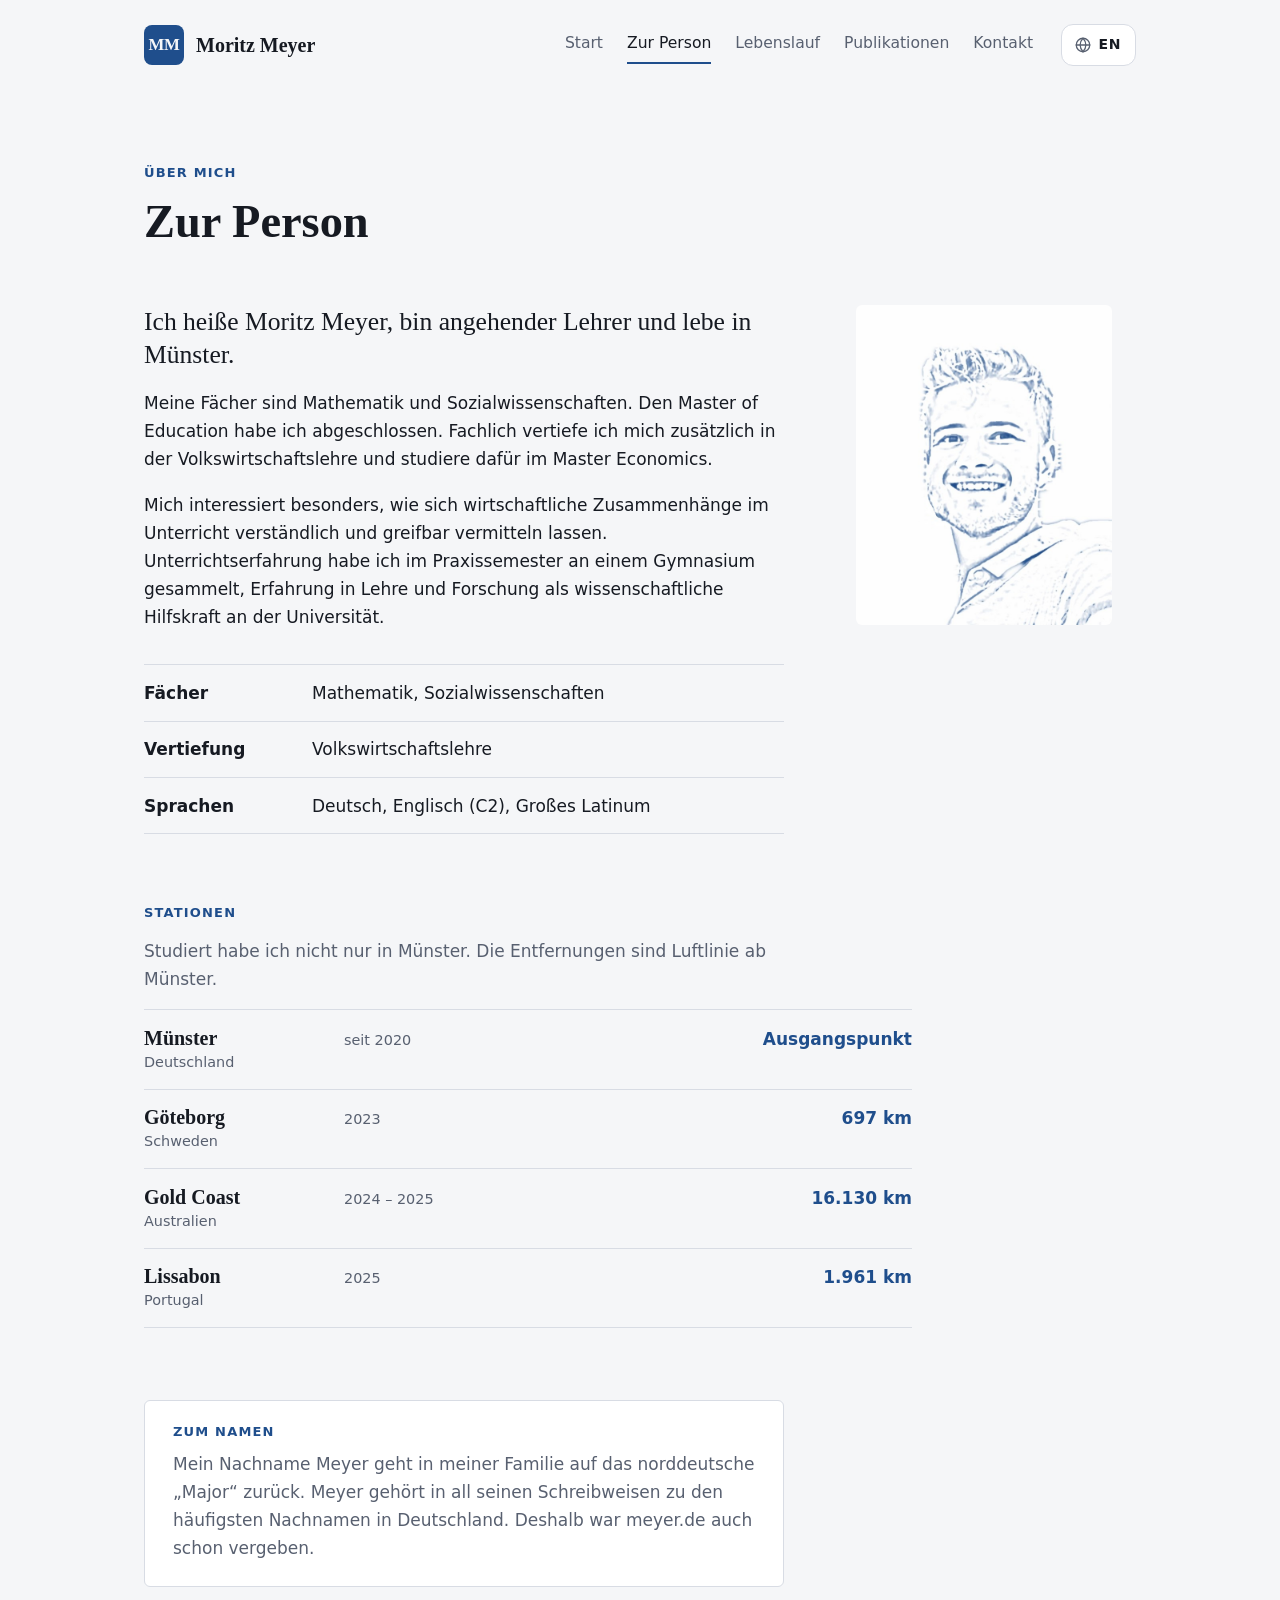
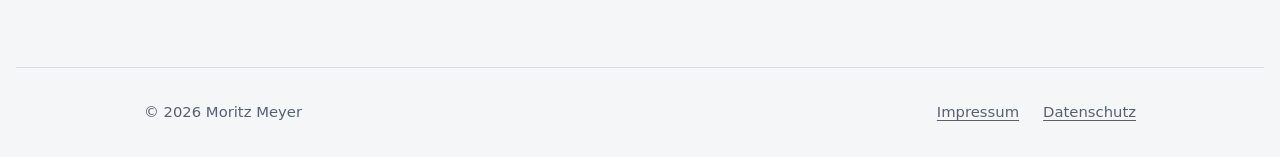
<file: person.html>
<!doctype html>
<html lang="de">
<head>
<meta charset="utf-8">
<meta name="viewport" content="width=device-width, initial-scale=1, viewport-fit=cover">
<title>Zur Person · Moritz Meyer</title>
<meta name="claude:viewport-fit-sides" content="cover">
<meta name="description" content="Wer Moritz Meyer ist und wo er studiert hat.">
<meta name="color-scheme" content="light dark">
<link rel="alternate" hreflang="de" href="https://moritzmeyer.eu/person.html">
<link rel="alternate" hreflang="en" href="https://moritzmeyer.eu/en/person.html">
<link rel="icon" href="favicon.svg" type="image/svg+xml">
<link rel="stylesheet" href="style.css">
</head>
<body>
<a class="skip" href="#inhalt">Zum Inhalt springen</a>
<header class="site-header">
  <div class="wrap header-row">
    <a class="brand" href="index.html" aria-label="Moritz Meyer, zur Startseite">
      <span class="monogram" aria-hidden="true">MM</span>
      <span class="brand-name">Moritz Meyer</span>
    </a>
    <div class="header-tools">
      <nav class="main-nav" aria-label="Hauptmenü">
        <ul>
          <li><a href="index.html">Start</a></li>
          <li><a href="person.html" aria-current="page">Zur Person</a></li>
          <li><a href="lebenslauf.html">Lebenslauf</a></li>
          <li><a href="publikationen.html">Publikationen</a></li>
          <li><a href="kontakt.html">Kontakt</a></li>
        </ul>
      </nav>
      <a class="lang-switch" href="en/person.html" hreflang="en" lang="en" aria-label="English version"><svg viewBox="0 0 24 24" width="18" height="18" aria-hidden="true" fill="none" stroke="currentColor" stroke-width="1.7" stroke-linecap="round" stroke-linejoin="round"><circle cx="12" cy="12" r="9"/><path d="M3 12h18"/><path d="M12 3c2.5 2.6 3.8 5.6 3.8 9s-1.3 6.4-3.8 9c-2.5-2.6-3.8-5.6-3.8-9S9.5 5.6 12 3z"/></svg><span>EN</span></a>
    </div>
  </div>
</header>
<main id="inhalt" class="wrap">
<header class="page-head">
  <p class="eyebrow">Über mich</p>
  <h1>Zur Person</h1>
</header>

<div class="person">
  <div class="prose">
    <p class="lead">Ich heiße Moritz Meyer, bin angehender Lehrer und lebe in Münster.</p>
    <p>Meine Fächer sind Mathematik und Sozialwissenschaften. Den Master of Education habe ich abgeschlossen. Fachlich vertiefe ich mich zusätzlich in der Volkswirtschaftslehre und studiere dafür im Master Economics.</p>
    <p>Mich interessiert besonders, wie sich wirtschaftliche Zusammenhänge im Unterricht verständlich und greifbar vermitteln lassen. Unterrichtserfahrung habe ich im Praxissemester an einem Gymnasium gesammelt, Erfahrung in Lehre und Forschung als wissenschaftliche Hilfskraft an der Universität.</p>

    <dl class="facts">
      <div><dt>Fächer</dt><dd>Mathematik, Sozialwissenschaften</dd></div>
      <div><dt>Vertiefung</dt><dd>Volkswirtschaftslehre</dd></div>
      <div><dt>Sprachen</dt><dd>Deutsch, Englisch (C2), Großes Latinum</dd></div>
    </dl>
  </div>

  <figure class="portrait">
    <img src="skizze.jpg" alt="Gezeichnetes Porträt von Moritz Meyer" width="680" height="800">
  </figure>
</div>

<section class="stations" aria-labelledby="stationen">
  <h2 id="stationen" class="label">Stationen</h2>
  <p class="intro">Studiert habe ich nicht nur in Münster. Die Entfernungen sind Luftlinie ab Münster.</p>
  <ol>
    <li>
      <div class="st-place"><span class="st-city">Münster</span><span class="st-country">Deutschland</span></div>
      <p class="st-what"><span class="st-dates">seit 2020</span></p>
      <p class="st-km">Ausgangspunkt</p>
    </li>
    <li>
      <div class="st-place"><span class="st-city">Göteborg</span><span class="st-country">Schweden</span></div>
      <p class="st-what"><span class="st-dates">2023</span></p>
      <p class="st-km">697&nbsp;km</p>
    </li>
    <li>
      <div class="st-place"><span class="st-city">Gold Coast</span><span class="st-country">Australien</span></div>
      <p class="st-what"><span class="st-dates">2024 – 2025</span></p>
      <p class="st-km">16.130&nbsp;km</p>
    </li>
    <li>
      <div class="st-place"><span class="st-city">Lissabon</span><span class="st-country">Portugal</span></div>
      <p class="st-what"><span class="st-dates">2025</span></p>
      <p class="st-km">1.961&nbsp;km</p>
    </li>
  </ol>
</section>

<aside class="note" aria-labelledby="zum-namen">
  <h2 id="zum-namen" class="label">Zum Namen</h2>
  <p>Mein Nachname Meyer geht in meiner Familie auf das norddeutsche „Major“ zurück. Meyer gehört in all seinen Schreibweisen zu den häufigsten Nachnamen in Deutschland. Deshalb war meyer.de auch schon vergeben.</p>
</aside>
</main>
<footer class="site-footer">
  <div class="wrap footer-row">
    <p>© 2026 Moritz Meyer</p>
    <ul class="legal">
      <li><a href="impressum.html">Impressum</a></li>
      <li><a href="datenschutz.html">Datenschutz</a></li>
    </ul>
  </div>
</footer>
</body>
</html>
</file>
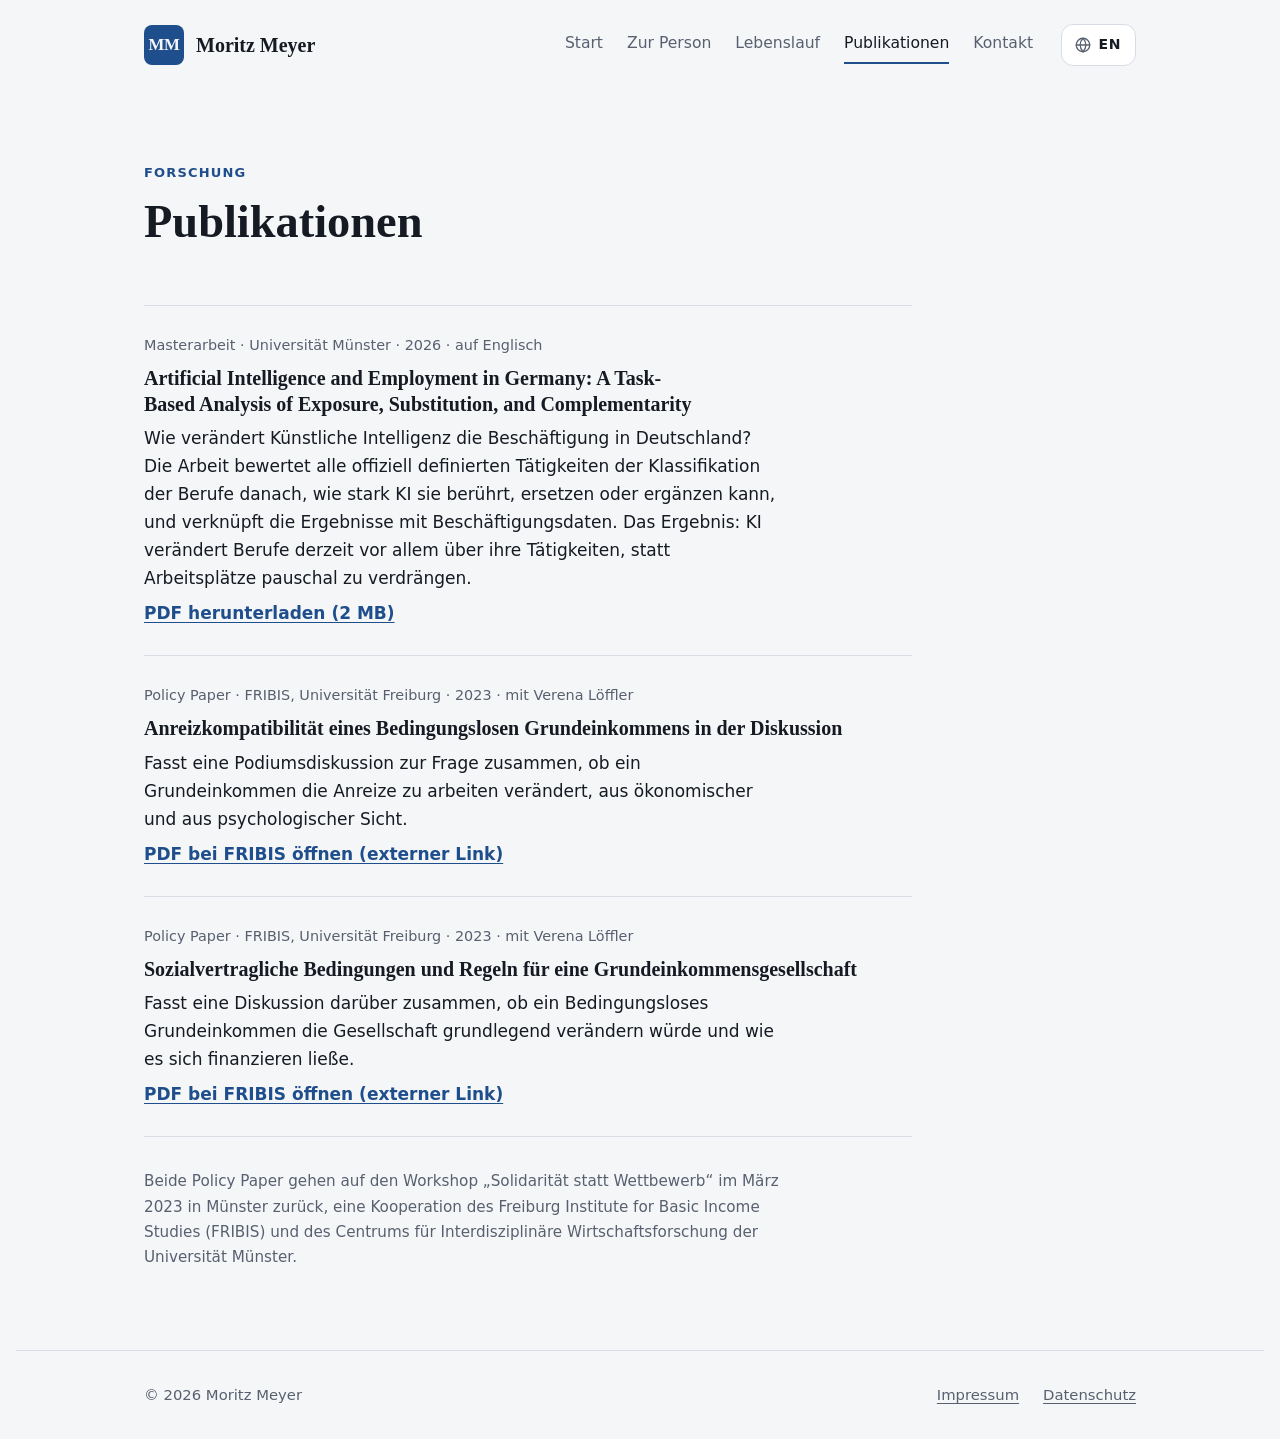
<file: publikationen.html>
<!doctype html>
<html lang="de">
<head>
<meta charset="utf-8">
<meta name="viewport" content="width=device-width, initial-scale=1, viewport-fit=cover">
<title>Publikationen · Moritz Meyer</title>
<meta name="claude:viewport-fit-sides" content="cover">
<meta name="description" content="Masterarbeit und Policy Paper von Moritz Meyer.">
<meta name="color-scheme" content="light dark">
<link rel="alternate" hreflang="de" href="https://moritzmeyer.eu/publikationen.html">
<link rel="alternate" hreflang="en" href="https://moritzmeyer.eu/en/publikationen.html">
<link rel="icon" href="favicon.svg" type="image/svg+xml">
<link rel="stylesheet" href="style.css">
</head>
<body>
<a class="skip" href="#inhalt">Zum Inhalt springen</a>
<header class="site-header">
  <div class="wrap header-row">
    <a class="brand" href="index.html" aria-label="Moritz Meyer, zur Startseite">
      <span class="monogram" aria-hidden="true">MM</span>
      <span class="brand-name">Moritz Meyer</span>
    </a>
    <div class="header-tools">
      <nav class="main-nav" aria-label="Hauptmenü">
        <ul>
          <li><a href="index.html">Start</a></li>
          <li><a href="person.html">Zur Person</a></li>
          <li><a href="lebenslauf.html">Lebenslauf</a></li>
          <li><a href="publikationen.html" aria-current="page">Publikationen</a></li>
          <li><a href="kontakt.html">Kontakt</a></li>
        </ul>
      </nav>
      <a class="lang-switch" href="en/publikationen.html" hreflang="en" lang="en" aria-label="English version"><svg viewBox="0 0 24 24" width="18" height="18" aria-hidden="true" fill="none" stroke="currentColor" stroke-width="1.7" stroke-linecap="round" stroke-linejoin="round"><circle cx="12" cy="12" r="9"/><path d="M3 12h18"/><path d="M12 3c2.5 2.6 3.8 5.6 3.8 9s-1.3 6.4-3.8 9c-2.5-2.6-3.8-5.6-3.8-9S9.5 5.6 12 3z"/></svg><span>EN</span></a>
    </div>
  </div>
</header>
<main id="inhalt" class="wrap">
<header class="page-head">
  <p class="eyebrow">Forschung</p>
  <h1>Publikationen</h1>
</header>

<div class="pubs">
  <article class="pub">
    <p class="pub-meta">Masterarbeit · Universität Münster · 2026 · auf Englisch</p>
    <h2 class="pub-title" lang="en">Artificial Intelligence and Employment in Germany: A Task-Based Analysis of Exposure, Substitution, and Complementarity</h2>
    <p class="pub-desc">Wie verändert Künstliche Intelligenz die Beschäftigung in Deutschland? Die Arbeit bewertet alle offiziell definierten Tätigkeiten der Klassifikation der Berufe danach, wie stark KI sie berührt, ersetzen oder ergänzen kann, und verknüpft die Ergebnisse mit Beschäftigungsdaten. Das Ergebnis: KI verändert Berufe derzeit vor allem über ihre Tätigkeiten, statt Arbeitsplätze pauschal zu verdrängen.</p>
    <p class="pub-link"><a href="masterarbeit-moritz-meyer.pdf">PDF herunterladen (2 MB)</a></p>
  </article>
  <article class="pub">
    <p class="pub-meta">Policy Paper · FRIBIS, Universität Freiburg · 2023 · mit Verena Löffler</p>
    <h2 class="pub-title">Anreizkompatibilität eines Bedingungslosen Grundeinkommens in der Diskussion</h2>
    <p class="pub-desc">Fasst eine Podiumsdiskussion zur Frage zusammen, ob ein Grundeinkommen die Anreize zu arbeiten verändert, aus ökonomischer und aus psychologischer Sicht.</p>
    <p class="pub-link"><a href="https://www.fribis.uni-freiburg.de/wp-content/uploads/2023/06/PP_Muensterworkshop_Verena_Diskussion_Prinz_Palermo_Kuss.pdf">PDF bei FRIBIS öffnen (externer Link)</a></p>
  </article>
  <article class="pub">
    <p class="pub-meta">Policy Paper · FRIBIS, Universität Freiburg · 2023 · mit Verena Löffler</p>
    <h2 class="pub-title">Sozialvertragliche Bedingungen und Regeln für eine Grundeinkommensgesellschaft</h2>
    <p class="pub-desc">Fasst eine Diskussion darüber zusammen, ob ein Bedingungsloses Grundeinkommen die Gesellschaft grundlegend verändern würde und wie es sich finanzieren ließe.</p>
    <p class="pub-link"><a href="https://www.fribis.uni-freiburg.de/wp-content/uploads/2023/06/PP_Muensterworkshop_Verena_Apolte_Neumaerker.pdf">PDF bei FRIBIS öffnen (externer Link)</a></p>
  </article>
</div>

<p class="pub-note">Beide Policy Paper gehen auf den Workshop „Solidarität statt Wettbewerb“ im März 2023 in Münster zurück, eine Kooperation des Freiburg Institute for Basic Income Studies (FRIBIS) und des Centrums für Interdisziplinäre Wirtschaftsforschung der Universität Münster.</p>
</main>
<footer class="site-footer">
  <div class="wrap footer-row">
    <p>© 2026 Moritz Meyer</p>
    <ul class="legal">
      <li><a href="impressum.html">Impressum</a></li>
      <li><a href="datenschutz.html">Datenschutz</a></li>
    </ul>
  </div>
</footer>
</body>
</html>
</file>
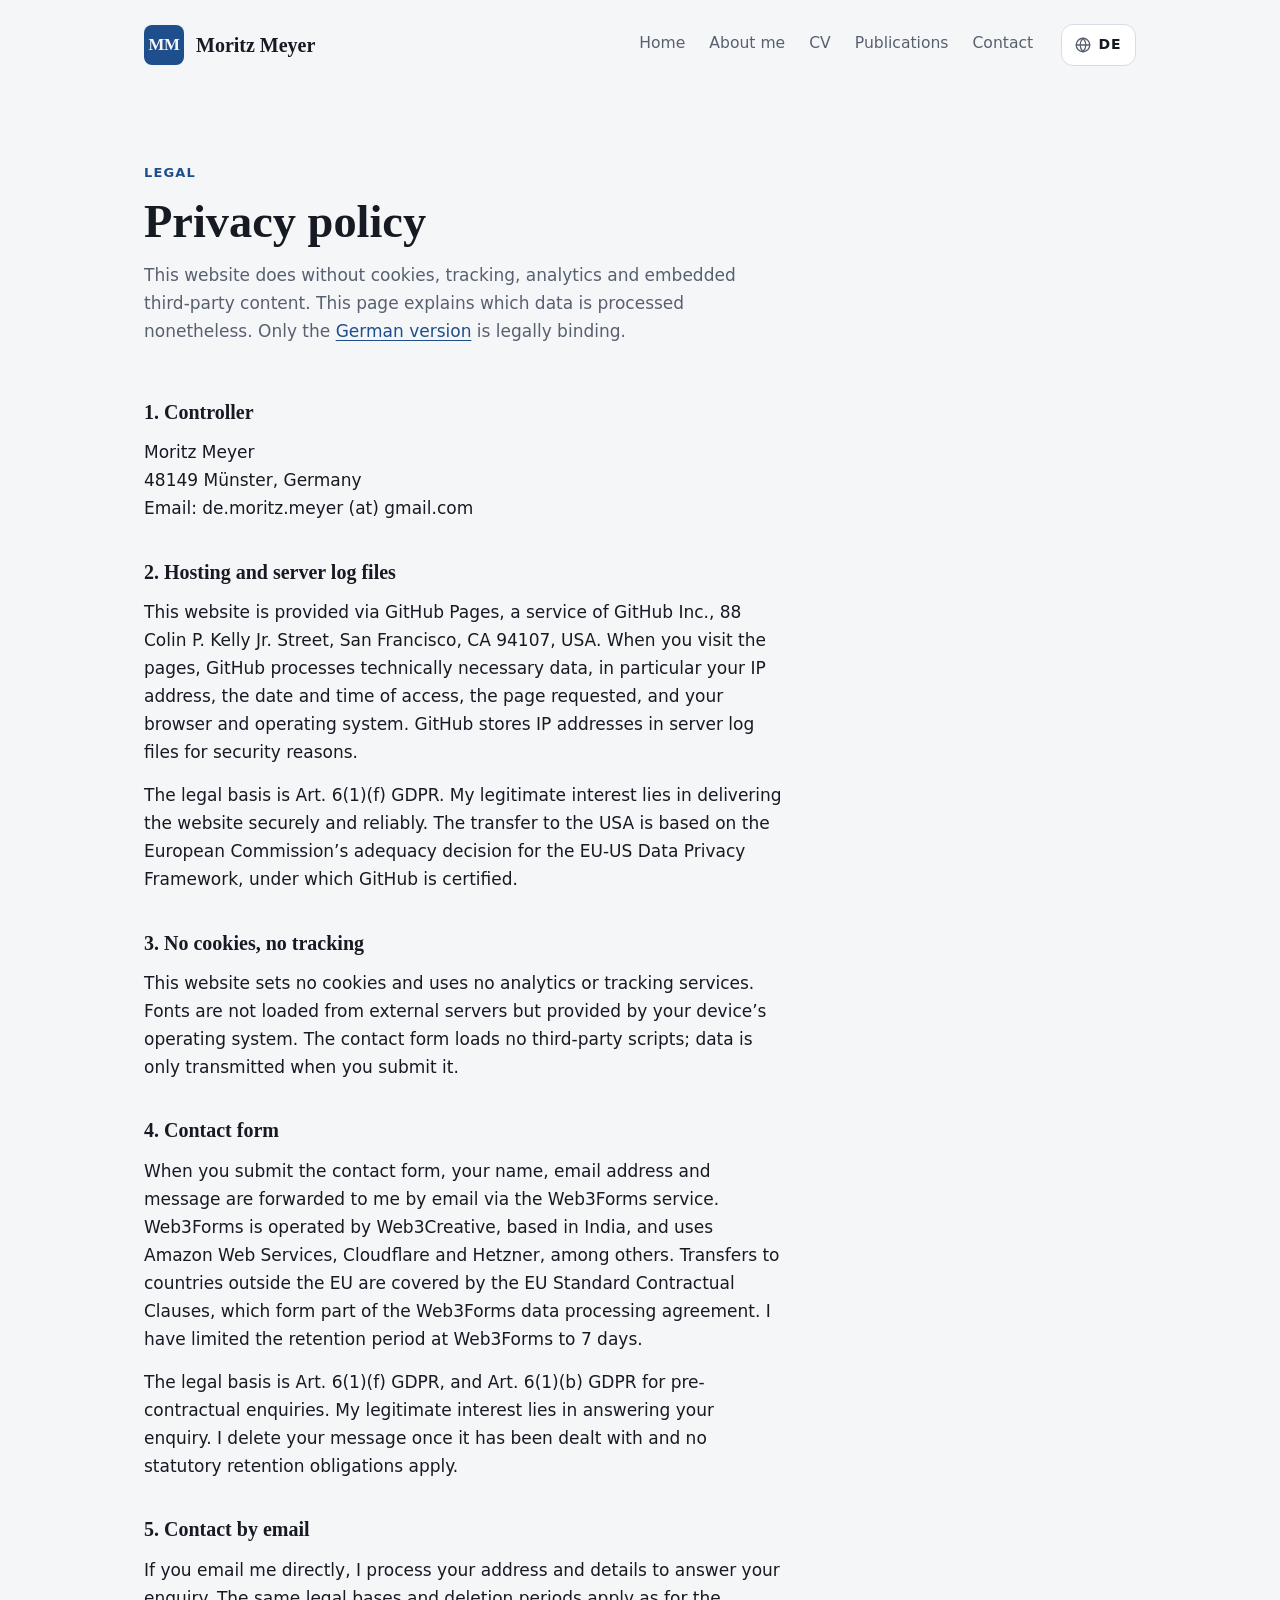
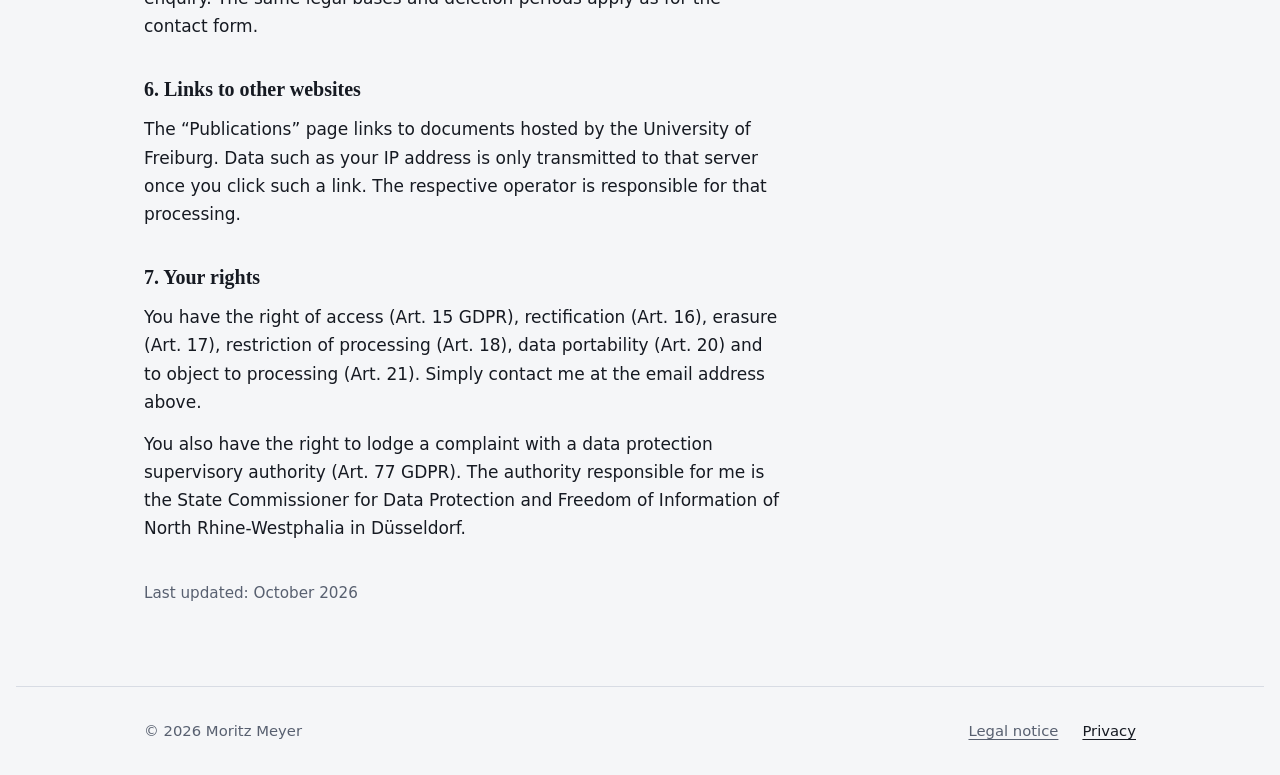
<file: en/datenschutz.html>
<!doctype html>
<html lang="en">
<head>
<meta charset="utf-8">
<meta name="viewport" content="width=device-width, initial-scale=1, viewport-fit=cover">
<title>Privacy policy · Moritz Meyer</title>
<meta name="claude:viewport-fit-sides" content="cover">
<meta name="description" content="Privacy policy of moritzmeyer.eu.">
<meta name="robots" content="noindex">
<meta name="color-scheme" content="light dark">
<link rel="alternate" hreflang="de" href="https://moritzmeyer.eu/datenschutz.html">
<link rel="alternate" hreflang="en" href="https://moritzmeyer.eu/en/datenschutz.html">
<link rel="icon" href="../favicon.svg" type="image/svg+xml">
<link rel="stylesheet" href="../style.css">
</head>
<body>
<a class="skip" href="#inhalt">Skip to content</a>
<header class="site-header">
  <div class="wrap header-row">
    <a class="brand" href="index.html" aria-label="Moritz Meyer, home page">
      <span class="monogram" aria-hidden="true">MM</span>
      <span class="brand-name">Moritz Meyer</span>
    </a>
    <div class="header-tools">
      <nav class="main-nav" aria-label="Main menu">
        <ul>
          <li><a href="index.html">Home</a></li>
          <li><a href="person.html">About me</a></li>
          <li><a href="lebenslauf.html">CV</a></li>
          <li><a href="publikationen.html">Publications</a></li>
          <li><a href="kontakt.html">Contact</a></li>
        </ul>
      </nav>
      <a class="lang-switch" href="../datenschutz.html" hreflang="de" lang="de" aria-label="Deutsche Version"><svg viewBox="0 0 24 24" width="18" height="18" aria-hidden="true" fill="none" stroke="currentColor" stroke-width="1.7" stroke-linecap="round" stroke-linejoin="round"><circle cx="12" cy="12" r="9"/><path d="M3 12h18"/><path d="M12 3c2.5 2.6 3.8 5.6 3.8 9s-1.3 6.4-3.8 9c-2.5-2.6-3.8-5.6-3.8-9S9.5 5.6 12 3z"/></svg><span>DE</span></a>
    </div>
  </div>
</header>
<main id="inhalt" class="wrap">
<header class="page-head">
  <p class="eyebrow">Legal</p>
  <h1>Privacy policy</h1>
  <p class="intro">This website does without cookies, tracking, analytics and embedded third-party content. This page explains which data is processed nonetheless. Only the <a href="../datenschutz.html">German version</a> is legally binding.</p>
</header>

<div class="legal-text">
  <h2>1. Controller</h2>
  <p>Moritz Meyer<br>
  48149 Münster, Germany<br>
  Email: de.moritz.meyer (at) gmail.com</p>

  <h2>2. Hosting and server log files</h2>
  <p>This website is provided via GitHub Pages, a service of GitHub Inc., 88 Colin P. Kelly Jr. Street, San Francisco, CA 94107, USA. When you visit the pages, GitHub processes technically necessary data, in particular your IP address, the date and time of access, the page requested, and your browser and operating system. GitHub stores IP addresses in server log files for security reasons.</p>
  <p>The legal basis is Art. 6(1)(f) GDPR. My legitimate interest lies in delivering the website securely and reliably. The transfer to the USA is based on the European Commission’s adequacy decision for the EU-US Data Privacy Framework, under which GitHub is certified.</p>

  <h2>3. No cookies, no tracking</h2>
  <p>This website sets no cookies and uses no analytics or tracking services. Fonts are not loaded from external servers but provided by your device’s operating system. The contact form loads no third-party scripts; data is only transmitted when you submit it.</p>

  <h2>4. Contact form</h2>
  <p>When you submit the contact form, your name, email address and message are forwarded to me by email via the Web3Forms service. Web3Forms is operated by Web3Creative, based in India, and uses Amazon Web Services, Cloudflare and Hetzner, among others. Transfers to countries outside the EU are covered by the EU Standard Contractual Clauses, which form part of the Web3Forms data processing agreement. I have limited the retention period at Web3Forms to 7 days.</p>
  <p>The legal basis is Art. 6(1)(f) GDPR, and Art. 6(1)(b) GDPR for pre-contractual enquiries. My legitimate interest lies in answering your enquiry. I delete your message once it has been dealt with and no statutory retention obligations apply.</p>

  <h2>5. Contact by email</h2>
  <p>If you email me directly, I process your address and details to answer your enquiry. The same legal bases and deletion periods apply as for the contact form.</p>

  <h2>6. Links to other websites</h2>
  <p>The “Publications” page links to documents hosted by the University of Freiburg. Data such as your IP address is only transmitted to that server once you click such a link. The respective operator is responsible for that processing.</p>

  <h2>7. Your rights</h2>
  <p>You have the right of access (Art. 15 GDPR), rectification (Art. 16), erasure (Art. 17), restriction of processing (Art. 18), data portability (Art. 20) and to object to processing (Art. 21). Simply contact me at the email address above.</p>
  <p>You also have the right to lodge a complaint with a data protection supervisory authority (Art. 77 GDPR). The authority responsible for me is the State Commissioner for Data Protection and Freedom of Information of North Rhine-Westphalia in Düsseldorf.</p>

  <p class="stand">Last updated: October 2026</p>
</div>
</main>
<footer class="site-footer">
  <div class="wrap footer-row">
    <p>© 2026 Moritz Meyer</p>
    <ul class="legal">
      <li><a href="impressum.html">Legal notice</a></li>
      <li><a href="datenschutz.html" aria-current="page">Privacy</a></li>
    </ul>
  </div>
</footer>
</body>
</html>
</file>
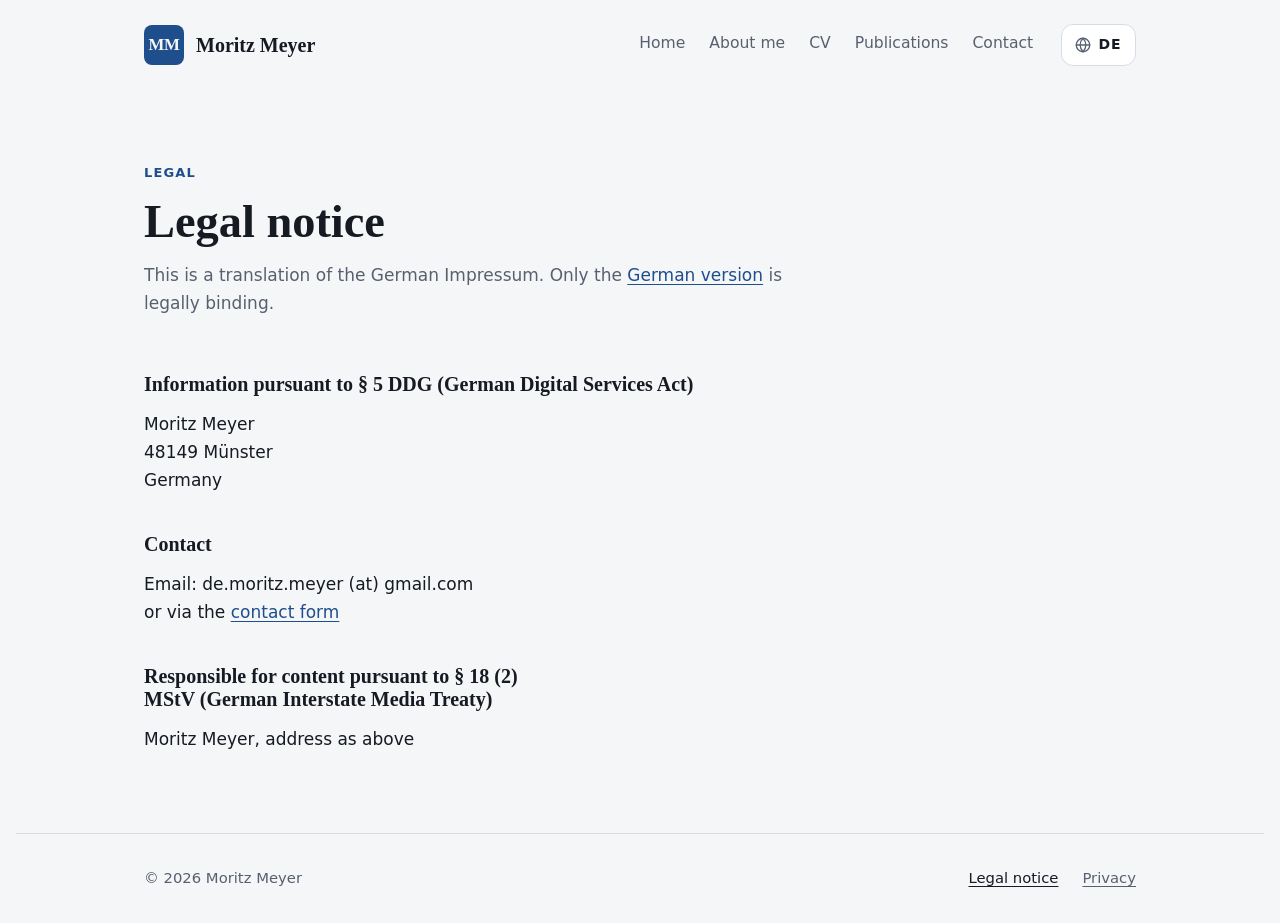
<file: en/impressum.html>
<!doctype html>
<html lang="en">
<head>
<meta charset="utf-8">
<meta name="viewport" content="width=device-width, initial-scale=1, viewport-fit=cover">
<title>Legal notice · Moritz Meyer</title>
<meta name="claude:viewport-fit-sides" content="cover">
<meta name="description" content="Legal notice of moritzmeyer.eu.">
<meta name="robots" content="noindex">
<meta name="color-scheme" content="light dark">
<link rel="alternate" hreflang="de" href="https://moritzmeyer.eu/impressum.html">
<link rel="alternate" hreflang="en" href="https://moritzmeyer.eu/en/impressum.html">
<link rel="icon" href="../favicon.svg" type="image/svg+xml">
<link rel="stylesheet" href="../style.css">
</head>
<body>
<a class="skip" href="#inhalt">Skip to content</a>
<header class="site-header">
  <div class="wrap header-row">
    <a class="brand" href="index.html" aria-label="Moritz Meyer, home page">
      <span class="monogram" aria-hidden="true">MM</span>
      <span class="brand-name">Moritz Meyer</span>
    </a>
    <div class="header-tools">
      <nav class="main-nav" aria-label="Main menu">
        <ul>
          <li><a href="index.html">Home</a></li>
          <li><a href="person.html">About me</a></li>
          <li><a href="lebenslauf.html">CV</a></li>
          <li><a href="publikationen.html">Publications</a></li>
          <li><a href="kontakt.html">Contact</a></li>
        </ul>
      </nav>
      <a class="lang-switch" href="../impressum.html" hreflang="de" lang="de" aria-label="Deutsche Version"><svg viewBox="0 0 24 24" width="18" height="18" aria-hidden="true" fill="none" stroke="currentColor" stroke-width="1.7" stroke-linecap="round" stroke-linejoin="round"><circle cx="12" cy="12" r="9"/><path d="M3 12h18"/><path d="M12 3c2.5 2.6 3.8 5.6 3.8 9s-1.3 6.4-3.8 9c-2.5-2.6-3.8-5.6-3.8-9S9.5 5.6 12 3z"/></svg><span>DE</span></a>
    </div>
  </div>
</header>
<main id="inhalt" class="wrap">
<header class="page-head">
  <p class="eyebrow">Legal</p>
  <h1>Legal notice</h1>
  <p class="intro">This is a translation of the German <span lang="de">Impressum</span>. Only the <a href="../impressum.html">German version</a> is legally binding.</p>
</header>

<div class="legal-text">
  <h2>Information pursuant to § 5 DDG (German Digital Services Act)</h2>
  <p>Moritz Meyer<br>
  48149 Münster<br>
  Germany</p>

  <h2>Contact</h2>
  <p>Email: de.moritz.meyer (at) gmail.com<br>
  or via the <a href="kontakt.html">contact form</a></p>

  <h2>Responsible for content pursuant to § 18 (2) MStV (German Interstate Media Treaty)</h2>
  <p>Moritz Meyer, address as above</p>
</div>
</main>
<footer class="site-footer">
  <div class="wrap footer-row">
    <p>© 2026 Moritz Meyer</p>
    <ul class="legal">
      <li><a href="impressum.html" aria-current="page">Legal notice</a></li>
      <li><a href="datenschutz.html">Privacy</a></li>
    </ul>
  </div>
</footer>
</body>
</html>
</file>
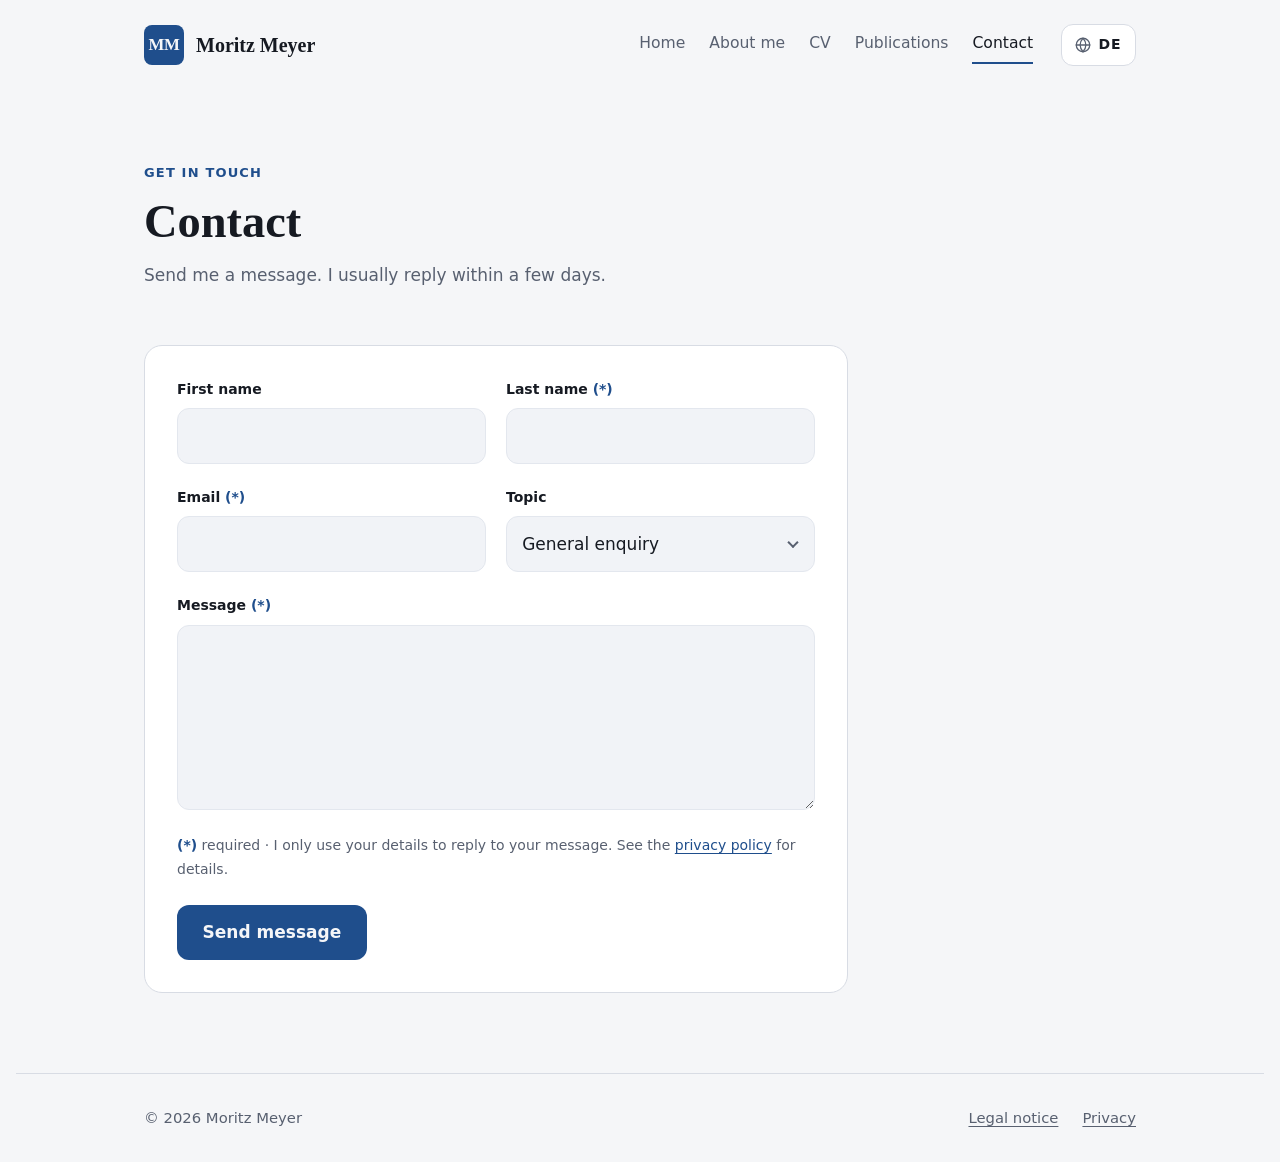
<file: en/kontakt.html>
<!doctype html>
<html lang="en">
<head>
<meta charset="utf-8">
<meta name="viewport" content="width=device-width, initial-scale=1, viewport-fit=cover">
<title>Contact · Moritz Meyer</title>
<meta name="claude:viewport-fit-sides" content="cover">
<meta name="description" content="Send Moritz Meyer a message.">
<meta name="color-scheme" content="light dark">
<link rel="alternate" hreflang="de" href="https://moritzmeyer.eu/kontakt.html">
<link rel="alternate" hreflang="en" href="https://moritzmeyer.eu/en/kontakt.html">
<link rel="icon" href="../favicon.svg" type="image/svg+xml">
<link rel="stylesheet" href="../style.css">
</head>
<body>
<a class="skip" href="#inhalt">Skip to content</a>
<header class="site-header">
  <div class="wrap header-row">
    <a class="brand" href="index.html" aria-label="Moritz Meyer, home page">
      <span class="monogram" aria-hidden="true">MM</span>
      <span class="brand-name">Moritz Meyer</span>
    </a>
    <div class="header-tools">
      <nav class="main-nav" aria-label="Main menu">
        <ul>
          <li><a href="index.html">Home</a></li>
          <li><a href="person.html">About me</a></li>
          <li><a href="lebenslauf.html">CV</a></li>
          <li><a href="publikationen.html">Publications</a></li>
          <li><a href="kontakt.html" aria-current="page">Contact</a></li>
        </ul>
      </nav>
      <a class="lang-switch" href="../kontakt.html" hreflang="de" lang="de" aria-label="Deutsche Version"><svg viewBox="0 0 24 24" width="18" height="18" aria-hidden="true" fill="none" stroke="currentColor" stroke-width="1.7" stroke-linecap="round" stroke-linejoin="round"><circle cx="12" cy="12" r="9"/><path d="M3 12h18"/><path d="M12 3c2.5 2.6 3.8 5.6 3.8 9s-1.3 6.4-3.8 9c-2.5-2.6-3.8-5.6-3.8-9S9.5 5.6 12 3z"/></svg><span>DE</span></a>
    </div>
  </div>
</header>
<main id="inhalt" class="wrap">
<header class="page-head">
  <p class="eyebrow">Get in touch</p>
  <h1>Contact</h1>
  <p class="intro">Send me a message. I usually reply within a few days.</p>
</header>

<form class="contact-form" id="kontaktformular" action="https://api.web3forms.com/submit" method="POST">
  <input type="hidden" name="access_key" value="06390522-04cd-4ac2-8518-e37d36f01625">
  <input type="hidden" name="subject" value="New message via moritzmeyer.eu (EN)">
  <input type="hidden" name="from_name" value="moritzmeyer.eu">
  <input type="checkbox" name="botcheck" class="hp" tabindex="-1" autocomplete="off" aria-hidden="true">

  <div class="form-grid">
    <div class="field">
      <label for="f-first">First name</label>
      <input id="f-first" name="first_name" type="text" autocomplete="given-name" maxlength="80">
    </div>
    <div class="field">
      <label for="f-last">Last name <span class="req" aria-hidden="true">(*)</span></label>
      <input id="f-last" name="last_name" type="text" autocomplete="family-name" required maxlength="80">
    </div>
    <div class="field">
      <label for="f-email">Email <span class="req" aria-hidden="true">(*)</span></label>
      <input id="f-email" name="email" type="email" autocomplete="email" required maxlength="200">
    </div>
    <div class="field">
      <label for="f-topic">Topic</label>
      <div class="select-wrap">
        <select id="f-topic" name="topic">
        <option>General enquiry</option>
        <option>School and teaching</option>
        <option>Research and publications</option>
        <option>Other</option>
        </select>
      </div>
    </div>
    <div class="field field-wide">
      <label for="f-msg">Message <span class="req" aria-hidden="true">(*)</span></label>
      <textarea id="f-msg" name="message" rows="6" required maxlength="5000"></textarea>
    </div>
  </div>

  <p class="form-privacy"><span class="req">(*)</span> required · I only use your details to reply to your message. See the <a href="datenschutz.html">privacy policy</a> for details.</p>
  <div class="form-actions">
    <button type="submit" id="f-send">Send message</button>
    <p class="form-status" id="f-status" role="status" aria-live="polite"></p>
  </div>
</form>
</main>
<footer class="site-footer">
  <div class="wrap footer-row">
    <p>© 2026 Moritz Meyer</p>
    <ul class="legal">
      <li><a href="impressum.html">Legal notice</a></li>
      <li><a href="datenschutz.html">Privacy</a></li>
    </ul>
  </div>
</footer>
<script>
(function () {
  var form = document.getElementById('kontaktformular');
  var status = document.getElementById('f-status');
  var btn = document.getElementById('f-send');
  form.addEventListener('submit', function (e) {
    e.preventDefault();
    status.className = 'form-status';
    status.textContent = 'Sending …';
    btn.disabled = true;
    fetch(form.action, { method: 'POST', body: new FormData(form), headers: { 'Accept': 'application/json' } })
      .then(function (r) { return r.json().then(function (j) { return r.ok && j.success; }); })
      .then(function (ok) {
        if (!ok) throw new Error('send failed');
        status.className = 'form-status ok';
        status.textContent = 'Thank you! Your message has arrived. I will get back to you soon.';
        form.reset();
      })
      .catch(function () {
        status.className = 'form-status err';
        status.textContent = 'Your message could not be sent. Please try again later.';
      })
      .finally(function () { btn.disabled = false; });
  });
})();
</script>
</body>
</html>
</file>
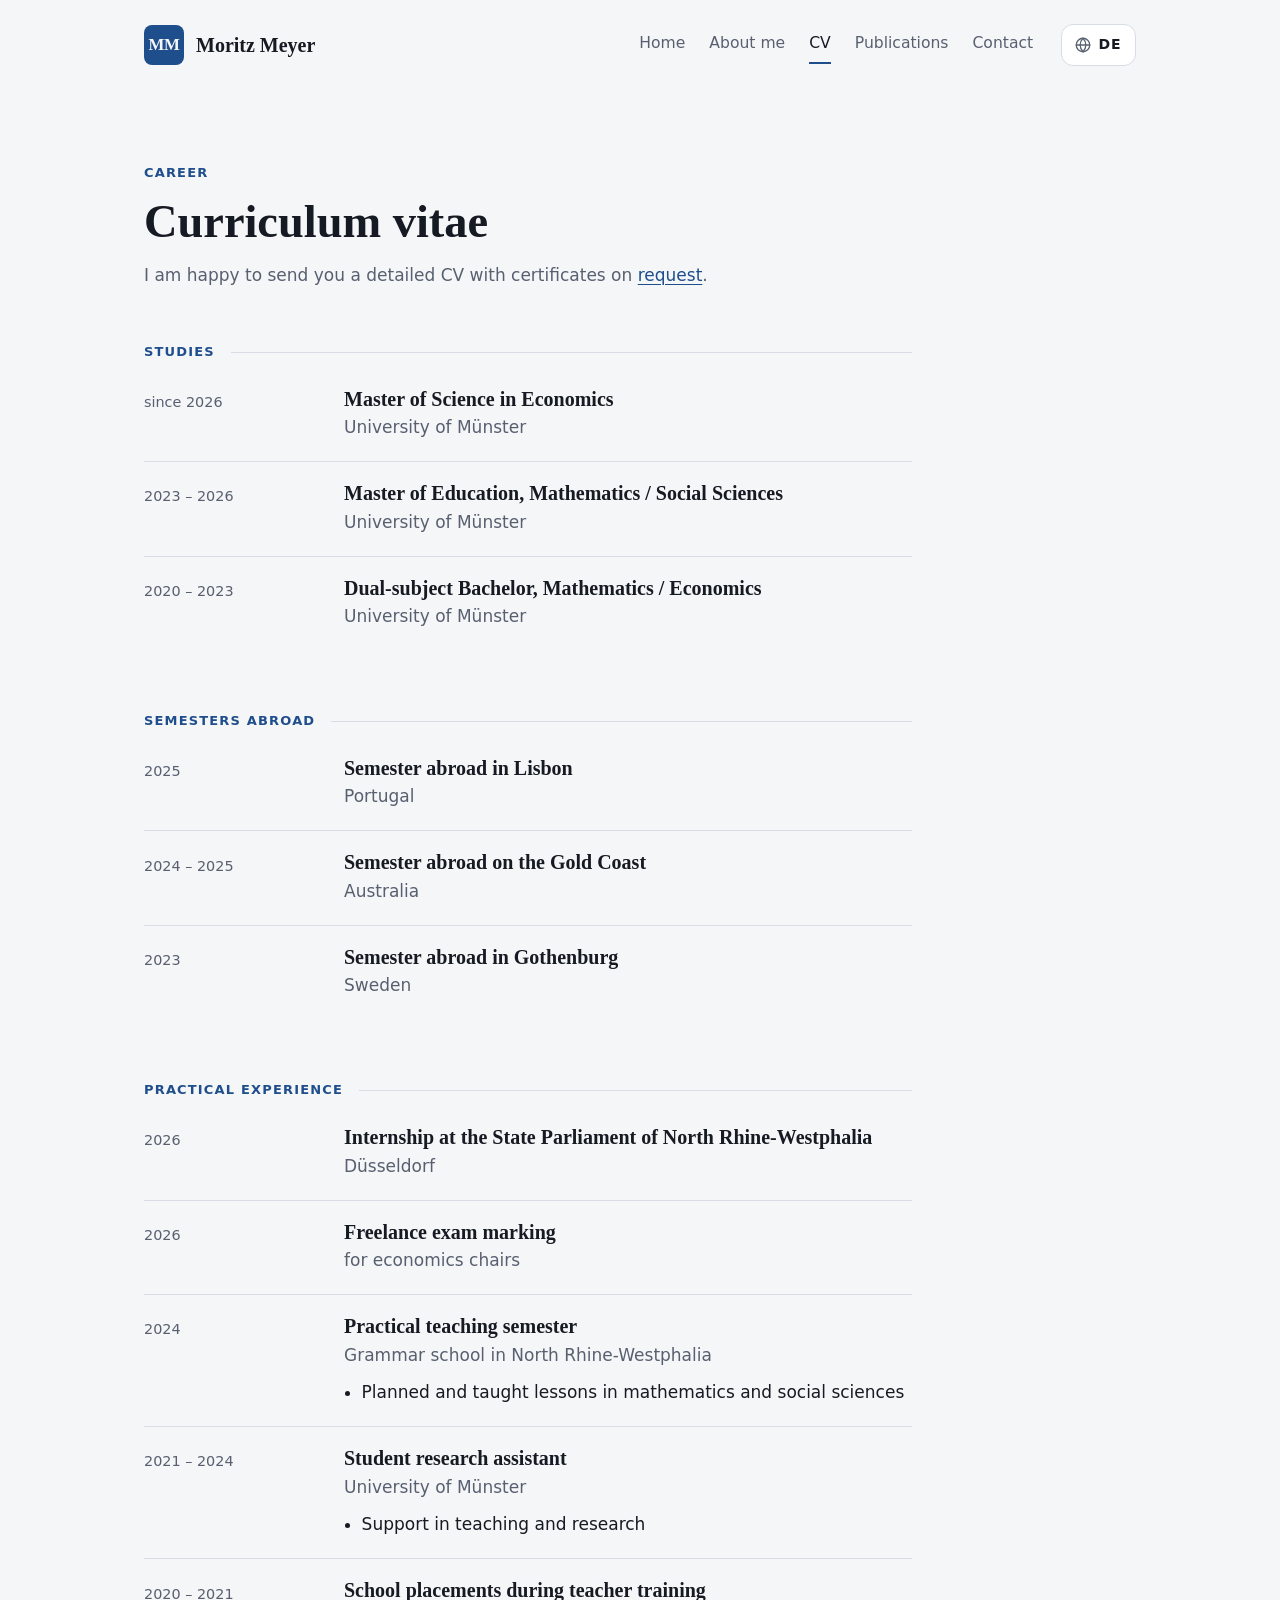
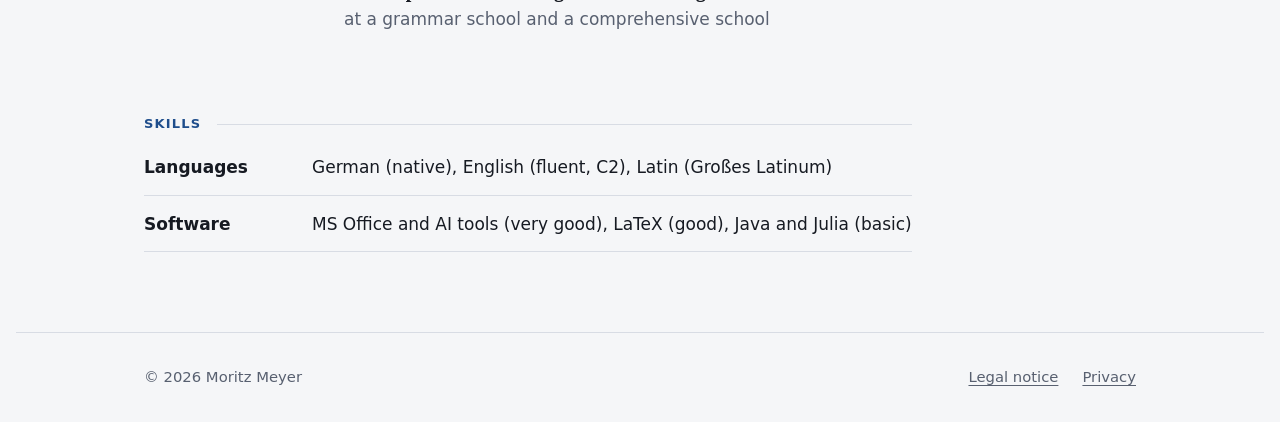
<file: en/lebenslauf.html>
<!doctype html>
<html lang="en">
<head>
<meta charset="utf-8">
<meta name="viewport" content="width=device-width, initial-scale=1, viewport-fit=cover">
<title>CV · Moritz Meyer</title>
<meta name="claude:viewport-fit-sides" content="cover">
<meta name="description" content="CV of Moritz Meyer: studies, semesters abroad, practical experience and skills.">
<meta name="color-scheme" content="light dark">
<link rel="alternate" hreflang="de" href="https://moritzmeyer.eu/lebenslauf.html">
<link rel="alternate" hreflang="en" href="https://moritzmeyer.eu/en/lebenslauf.html">
<link rel="icon" href="../favicon.svg" type="image/svg+xml">
<link rel="stylesheet" href="../style.css">
</head>
<body>
<a class="skip" href="#inhalt">Skip to content</a>
<header class="site-header">
  <div class="wrap header-row">
    <a class="brand" href="index.html" aria-label="Moritz Meyer, home page">
      <span class="monogram" aria-hidden="true">MM</span>
      <span class="brand-name">Moritz Meyer</span>
    </a>
    <div class="header-tools">
      <nav class="main-nav" aria-label="Main menu">
        <ul>
          <li><a href="index.html">Home</a></li>
          <li><a href="person.html">About me</a></li>
          <li><a href="lebenslauf.html" aria-current="page">CV</a></li>
          <li><a href="publikationen.html">Publications</a></li>
          <li><a href="kontakt.html">Contact</a></li>
        </ul>
      </nav>
      <a class="lang-switch" href="../lebenslauf.html" hreflang="de" lang="de" aria-label="Deutsche Version"><svg viewBox="0 0 24 24" width="18" height="18" aria-hidden="true" fill="none" stroke="currentColor" stroke-width="1.7" stroke-linecap="round" stroke-linejoin="round"><circle cx="12" cy="12" r="9"/><path d="M3 12h18"/><path d="M12 3c2.5 2.6 3.8 5.6 3.8 9s-1.3 6.4-3.8 9c-2.5-2.6-3.8-5.6-3.8-9S9.5 5.6 12 3z"/></svg><span>DE</span></a>
    </div>
  </div>
</header>
<main id="inhalt" class="wrap">
<header class="page-head">
  <p class="eyebrow">Career</p>
  <h1>Curriculum vitae</h1>
  <p class="intro">I am happy to send you a detailed CV with certificates on <a href="kontakt.html">request</a>.</p>
</header>

<section class="cv-section" aria-labelledby="studium">
  <h2 id="studium" class="label">Studies</h2>
  <article class="cv-entry">
    <p class="cv-dates">since 2026</p>
    <div class="cv-body">
      <h3>Master of Science in Economics</h3>
      <p class="cv-org">University of Münster</p>
    </div>
  </article>
  <article class="cv-entry">
    <p class="cv-dates">2023 – 2026</p>
    <div class="cv-body">
      <h3>Master of Education, Mathematics / Social Sciences</h3>
      <p class="cv-org">University of Münster</p>
    </div>
  </article>
  <article class="cv-entry">
    <p class="cv-dates">2020 – 2023</p>
    <div class="cv-body">
      <h3>Dual-subject Bachelor, Mathematics / Economics</h3>
      <p class="cv-org">University of Münster</p>
    </div>
  </article>
</section>

<section class="cv-section" aria-labelledby="ausland">
  <h2 id="ausland" class="label">Semesters abroad</h2>
  <article class="cv-entry">
    <p class="cv-dates">2025</p>
    <div class="cv-body">
      <h3>Semester abroad in Lisbon</h3>
      <p class="cv-org">Portugal</p>
    </div>
  </article>
  <article class="cv-entry">
    <p class="cv-dates">2024 – 2025</p>
    <div class="cv-body">
      <h3>Semester abroad on the Gold Coast</h3>
      <p class="cv-org">Australia</p>
    </div>
  </article>
  <article class="cv-entry">
    <p class="cv-dates">2023</p>
    <div class="cv-body">
      <h3>Semester abroad in Gothenburg</h3>
      <p class="cv-org">Sweden</p>
    </div>
  </article>
</section>

<section class="cv-section" aria-labelledby="praxis">
  <h2 id="praxis" class="label">Practical experience</h2>
  <article class="cv-entry">
    <p class="cv-dates">2026</p>
    <div class="cv-body">
      <h3>Internship at the State Parliament of North Rhine-Westphalia</h3>
      <p class="cv-org">Düsseldorf</p>
    </div>
  </article>
  <article class="cv-entry">
    <p class="cv-dates">2026</p>
    <div class="cv-body">
      <h3>Freelance exam marking</h3>
      <p class="cv-org">for economics chairs</p>
    </div>
  </article>
  <article class="cv-entry">
    <p class="cv-dates">2024</p>
    <div class="cv-body">
      <h3>Practical teaching semester</h3>
      <p class="cv-org">Grammar school in North Rhine-Westphalia</p>
      <ul>
        <li>Planned and taught lessons in mathematics and social sciences</li>
      </ul>
    </div>
  </article>
  <article class="cv-entry">
    <p class="cv-dates">2021 – 2024</p>
    <div class="cv-body">
      <h3>Student research assistant</h3>
      <p class="cv-org">University of Münster</p>
      <ul>
        <li>Support in teaching and research</li>
      </ul>
    </div>
  </article>
  <article class="cv-entry">
    <p class="cv-dates">2020 – 2021</p>
    <div class="cv-body">
      <h3>School placements during teacher training</h3>
      <p class="cv-org">at a grammar school and a comprehensive school</p>
    </div>
  </article>
</section>

<section class="cv-section" aria-labelledby="kenntnisse">
  <h2 id="kenntnisse" class="label">Skills</h2>
  <dl class="skills">
    <div><dt>Languages</dt><dd>German (native), English (fluent, C2), Latin (Großes Latinum)</dd></div>
    <div><dt>Software</dt><dd>MS Office and AI tools (very good), LaTeX (good), Java and Julia (basic)</dd></div>
  </dl>
</section>
</main>
<footer class="site-footer">
  <div class="wrap footer-row">
    <p>© 2026 Moritz Meyer</p>
    <ul class="legal">
      <li><a href="impressum.html">Legal notice</a></li>
      <li><a href="datenschutz.html">Privacy</a></li>
    </ul>
  </div>
</footer>
</body>
</html>
</file>
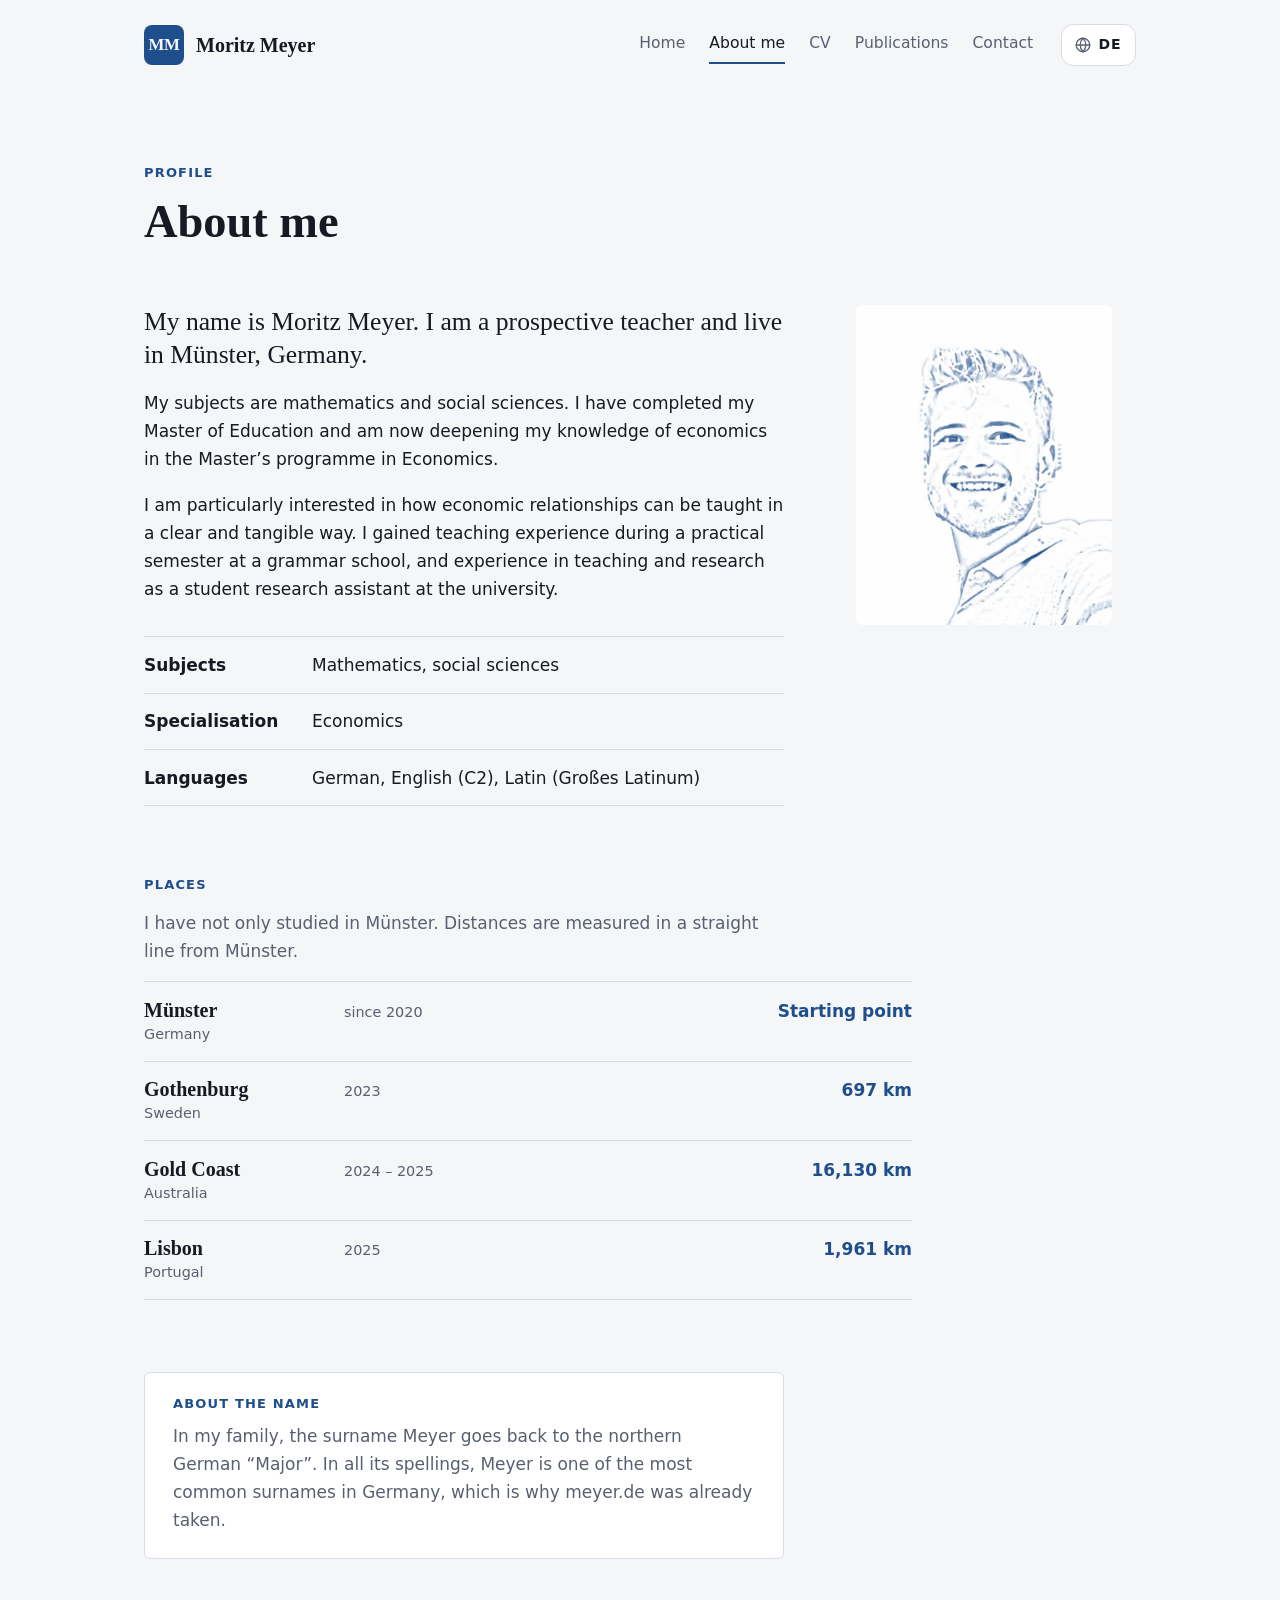
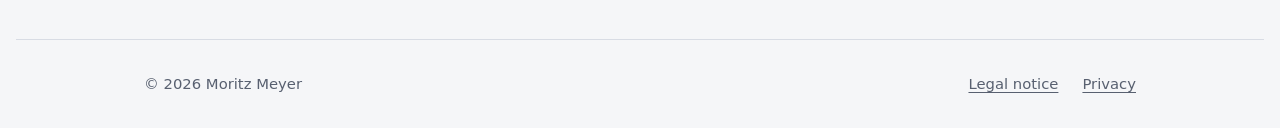
<file: en/person.html>
<!doctype html>
<html lang="en">
<head>
<meta charset="utf-8">
<meta name="viewport" content="width=device-width, initial-scale=1, viewport-fit=cover">
<title>About me · Moritz Meyer</title>
<meta name="claude:viewport-fit-sides" content="cover">
<meta name="description" content="Who Moritz Meyer is and where he has studied.">
<meta name="color-scheme" content="light dark">
<link rel="alternate" hreflang="de" href="https://moritzmeyer.eu/person.html">
<link rel="alternate" hreflang="en" href="https://moritzmeyer.eu/en/person.html">
<link rel="icon" href="../favicon.svg" type="image/svg+xml">
<link rel="stylesheet" href="../style.css">
</head>
<body>
<a class="skip" href="#inhalt">Skip to content</a>
<header class="site-header">
  <div class="wrap header-row">
    <a class="brand" href="index.html" aria-label="Moritz Meyer, home page">
      <span class="monogram" aria-hidden="true">MM</span>
      <span class="brand-name">Moritz Meyer</span>
    </a>
    <div class="header-tools">
      <nav class="main-nav" aria-label="Main menu">
        <ul>
          <li><a href="index.html">Home</a></li>
          <li><a href="person.html" aria-current="page">About me</a></li>
          <li><a href="lebenslauf.html">CV</a></li>
          <li><a href="publikationen.html">Publications</a></li>
          <li><a href="kontakt.html">Contact</a></li>
        </ul>
      </nav>
      <a class="lang-switch" href="../person.html" hreflang="de" lang="de" aria-label="Deutsche Version"><svg viewBox="0 0 24 24" width="18" height="18" aria-hidden="true" fill="none" stroke="currentColor" stroke-width="1.7" stroke-linecap="round" stroke-linejoin="round"><circle cx="12" cy="12" r="9"/><path d="M3 12h18"/><path d="M12 3c2.5 2.6 3.8 5.6 3.8 9s-1.3 6.4-3.8 9c-2.5-2.6-3.8-5.6-3.8-9S9.5 5.6 12 3z"/></svg><span>DE</span></a>
    </div>
  </div>
</header>
<main id="inhalt" class="wrap">
<header class="page-head">
  <p class="eyebrow">Profile</p>
  <h1>About me</h1>
</header>

<div class="person">
  <div class="prose">
    <p class="lead">My name is Moritz Meyer. I am a prospective teacher and live in Münster, Germany.</p>
    <p>My subjects are mathematics and social sciences. I have completed my Master of Education and am now deepening my knowledge of economics in the Master’s programme in Economics.</p>
    <p>I am particularly interested in how economic relationships can be taught in a clear and tangible way. I gained teaching experience during a practical semester at a grammar school, and experience in teaching and research as a student research assistant at the university.</p>

    <dl class="facts">
      <div><dt>Subjects</dt><dd>Mathematics, social sciences</dd></div>
      <div><dt>Specialisation</dt><dd>Economics</dd></div>
      <div><dt>Languages</dt><dd>German, English (C2), Latin (Großes Latinum)</dd></div>
    </dl>
  </div>

  <figure class="portrait">
    <img src="../skizze.jpg" alt="Drawn portrait of Moritz Meyer" width="680" height="800">
  </figure>
</div>

<section class="stations" aria-labelledby="stationen">
  <h2 id="stationen" class="label">Places</h2>
  <p class="intro">I have not only studied in Münster. Distances are measured in a straight line from Münster.</p>
  <ol>
    <li>
      <div class="st-place"><span class="st-city">Münster</span><span class="st-country">Germany</span></div>
      <p class="st-what"><span class="st-dates">since 2020</span></p>
      <p class="st-km">Starting point</p>
    </li>
    <li>
      <div class="st-place"><span class="st-city">Gothenburg</span><span class="st-country">Sweden</span></div>
      <p class="st-what"><span class="st-dates">2023</span></p>
      <p class="st-km">697&nbsp;km</p>
    </li>
    <li>
      <div class="st-place"><span class="st-city">Gold Coast</span><span class="st-country">Australia</span></div>
      <p class="st-what"><span class="st-dates">2024 – 2025</span></p>
      <p class="st-km">16,130&nbsp;km</p>
    </li>
    <li>
      <div class="st-place"><span class="st-city">Lisbon</span><span class="st-country">Portugal</span></div>
      <p class="st-what"><span class="st-dates">2025</span></p>
      <p class="st-km">1,961&nbsp;km</p>
    </li>
  </ol>
</section>

<aside class="note" aria-labelledby="zum-namen">
  <h2 id="zum-namen" class="label">About the name</h2>
  <p>In my family, the surname Meyer goes back to the northern German “Major”. In all its spellings, Meyer is one of the most common surnames in Germany, which is why meyer.de was already taken.</p>
</aside>
</main>
<footer class="site-footer">
  <div class="wrap footer-row">
    <p>© 2026 Moritz Meyer</p>
    <ul class="legal">
      <li><a href="impressum.html">Legal notice</a></li>
      <li><a href="datenschutz.html">Privacy</a></li>
    </ul>
  </div>
</footer>
</body>
</html>
</file>
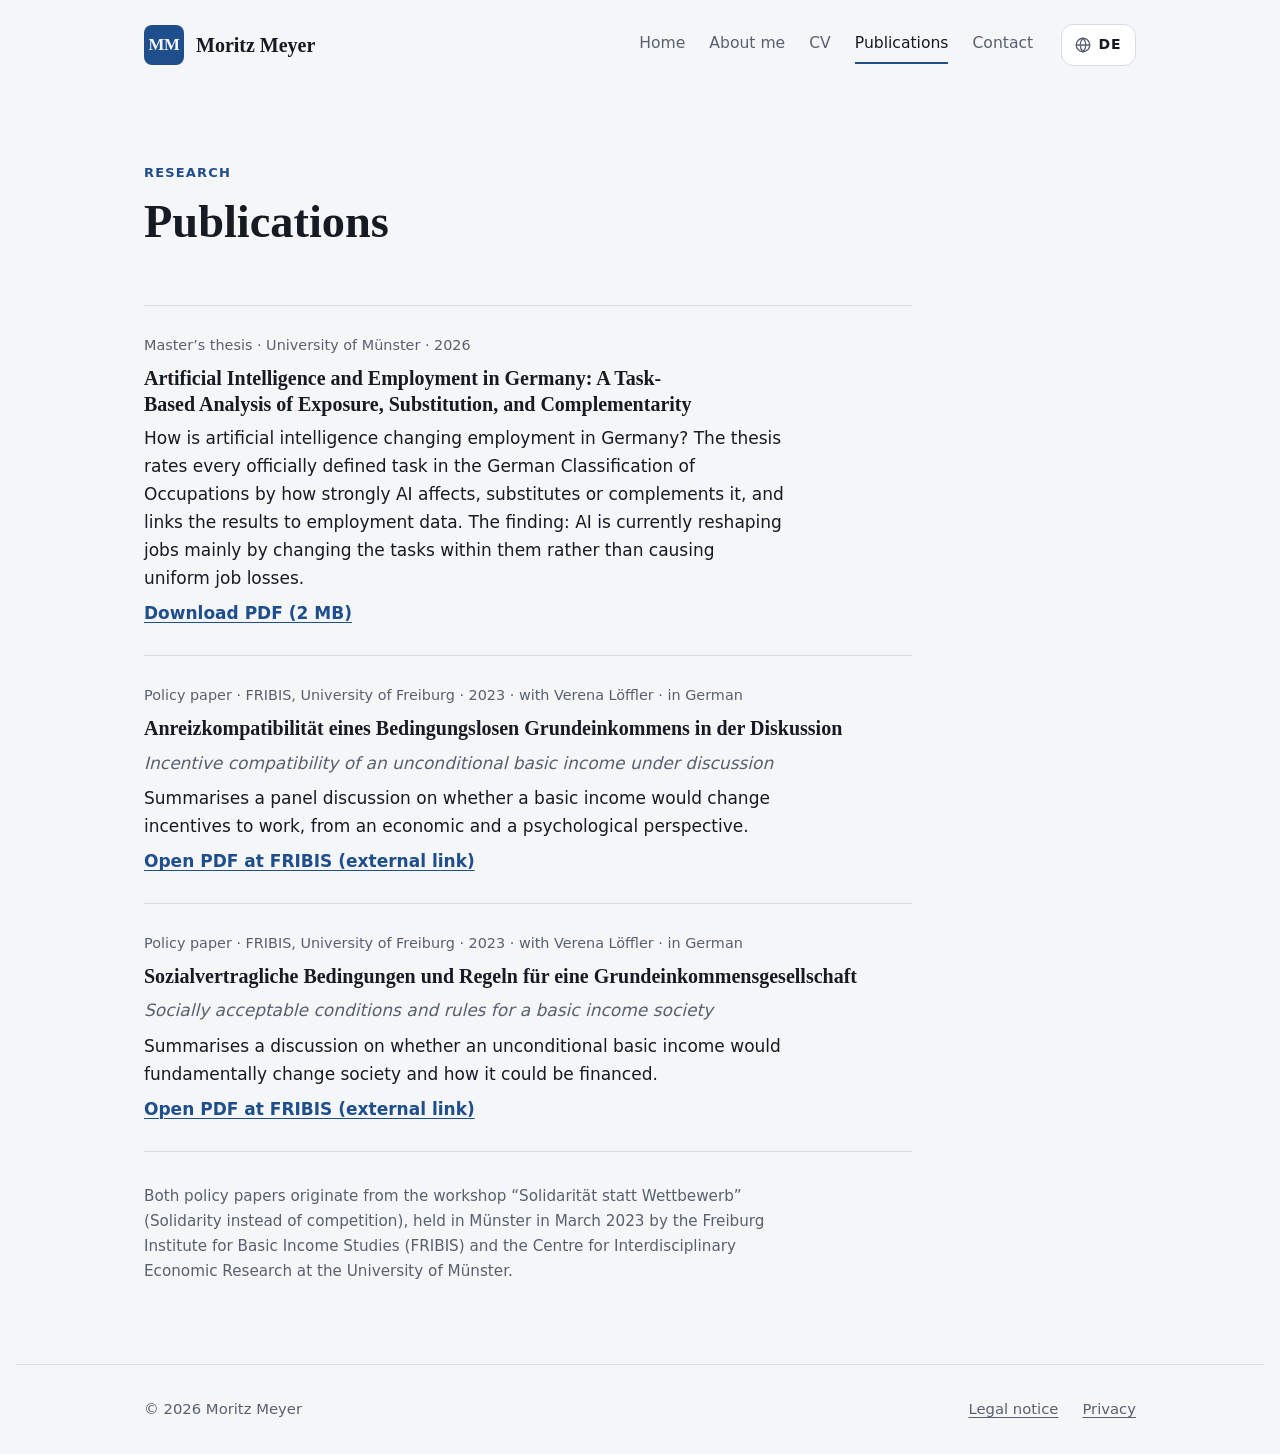
<file: en/publikationen.html>
<!doctype html>
<html lang="en">
<head>
<meta charset="utf-8">
<meta name="viewport" content="width=device-width, initial-scale=1, viewport-fit=cover">
<title>Publications · Moritz Meyer</title>
<meta name="claude:viewport-fit-sides" content="cover">
<meta name="description" content="Master’s thesis and policy papers by Moritz Meyer.">
<meta name="color-scheme" content="light dark">
<link rel="alternate" hreflang="de" href="https://moritzmeyer.eu/publikationen.html">
<link rel="alternate" hreflang="en" href="https://moritzmeyer.eu/en/publikationen.html">
<link rel="icon" href="../favicon.svg" type="image/svg+xml">
<link rel="stylesheet" href="../style.css">
</head>
<body>
<a class="skip" href="#inhalt">Skip to content</a>
<header class="site-header">
  <div class="wrap header-row">
    <a class="brand" href="index.html" aria-label="Moritz Meyer, home page">
      <span class="monogram" aria-hidden="true">MM</span>
      <span class="brand-name">Moritz Meyer</span>
    </a>
    <div class="header-tools">
      <nav class="main-nav" aria-label="Main menu">
        <ul>
          <li><a href="index.html">Home</a></li>
          <li><a href="person.html">About me</a></li>
          <li><a href="lebenslauf.html">CV</a></li>
          <li><a href="publikationen.html" aria-current="page">Publications</a></li>
          <li><a href="kontakt.html">Contact</a></li>
        </ul>
      </nav>
      <a class="lang-switch" href="../publikationen.html" hreflang="de" lang="de" aria-label="Deutsche Version"><svg viewBox="0 0 24 24" width="18" height="18" aria-hidden="true" fill="none" stroke="currentColor" stroke-width="1.7" stroke-linecap="round" stroke-linejoin="round"><circle cx="12" cy="12" r="9"/><path d="M3 12h18"/><path d="M12 3c2.5 2.6 3.8 5.6 3.8 9s-1.3 6.4-3.8 9c-2.5-2.6-3.8-5.6-3.8-9S9.5 5.6 12 3z"/></svg><span>DE</span></a>
    </div>
  </div>
</header>
<main id="inhalt" class="wrap">
<header class="page-head">
  <p class="eyebrow">Research</p>
  <h1>Publications</h1>
</header>

<div class="pubs">
  <article class="pub">
    <p class="pub-meta">Master’s thesis · University of Münster · 2026</p>
    <h2 class="pub-title">Artificial Intelligence and Employment in Germany: A Task-Based Analysis of Exposure, Substitution, and Complementarity</h2>
    <p class="pub-desc">How is artificial intelligence changing employment in Germany? The thesis rates every officially defined task in the German Classification of Occupations by how strongly AI affects, substitutes or complements it, and links the results to employment data. The finding: AI is currently reshaping jobs mainly by changing the tasks within them rather than causing uniform job losses.</p>
    <p class="pub-link"><a href="../masterarbeit-moritz-meyer.pdf">Download PDF (2 MB)</a></p>
  </article>
  <article class="pub">
    <p class="pub-meta">Policy paper · FRIBIS, University of Freiburg · 2023 · with Verena Löffler · in German</p>
    <h2 class="pub-title" lang="de">Anreizkompatibilität eines Bedingungslosen Grundeinkommens in der Diskussion</h2>
    <p class="pub-gloss">Incentive compatibility of an unconditional basic income under discussion</p>
    <p class="pub-desc">Summarises a panel discussion on whether a basic income would change incentives to work, from an economic and a psychological perspective.</p>
    <p class="pub-link"><a href="https://www.fribis.uni-freiburg.de/wp-content/uploads/2023/06/PP_Muensterworkshop_Verena_Diskussion_Prinz_Palermo_Kuss.pdf">Open PDF at FRIBIS (external link)</a></p>
  </article>
  <article class="pub">
    <p class="pub-meta">Policy paper · FRIBIS, University of Freiburg · 2023 · with Verena Löffler · in German</p>
    <h2 class="pub-title" lang="de">Sozialvertragliche Bedingungen und Regeln für eine Grundeinkommensgesellschaft</h2>
    <p class="pub-gloss">Socially acceptable conditions and rules for a basic income society</p>
    <p class="pub-desc">Summarises a discussion on whether an unconditional basic income would fundamentally change society and how it could be financed.</p>
    <p class="pub-link"><a href="https://www.fribis.uni-freiburg.de/wp-content/uploads/2023/06/PP_Muensterworkshop_Verena_Apolte_Neumaerker.pdf">Open PDF at FRIBIS (external link)</a></p>
  </article>
</div>

<p class="pub-note">Both policy papers originate from the workshop “Solidarität statt Wettbewerb” (Solidarity instead of competition), held in Münster in March 2023 by the Freiburg Institute for Basic Income Studies (FRIBIS) and the Centre for Interdisciplinary Economic Research at the University of Münster.</p>
</main>
<footer class="site-footer">
  <div class="wrap footer-row">
    <p>© 2026 Moritz Meyer</p>
    <ul class="legal">
      <li><a href="impressum.html">Legal notice</a></li>
      <li><a href="datenschutz.html">Privacy</a></li>
    </ul>
  </div>
</footer>
</body>
</html>
</file>
<file: style.css>
/* moritzmeyer.eu
   Layout: eine ruhige, linksbündige Lesespalte; der Name trägt die Startseite,
   Unterseiten folgen demselben Kopf aus Eyebrow + Serifentitel.
   Schriften kommen vom Betriebssystem (keine Datenübertragung an Dritte). */

:root {
  /* Farbe: kühles Papier, Tinte, preußisch-blauer Akzent */
  --bg: #F5F6F8;
  --surface: #FFFFFF;
  --fg: #161A22;
  --muted: #586070;
  --line: #D8DCE4;
  --accent: #1F4E8C;
  --accent-hover: #163A6A;
  --todo-bg: #FFEFA3;
  --todo-fg: #3D3000;
  --field: #F1F3F7;
  --field-line: #E3E7EE;

  /* Schrift */
  --font-display: "Iowan Old Style", "Charter", "Bitstream Charter", "Sitka Text", Cambria, Georgia, serif;
  --font-body: system-ui, -apple-system, "Segoe UI", Roboto, "Helvetica Neue", Arial, sans-serif;

  /* Typo-Skala */
  --step--1: 0.8125rem;
  --step-0: 1.0625rem;
  --step-1: 1.25rem;
  --step-2: 1.6rem;
  --step-3: clamp(2.1rem, 5vw, 2.9rem);
  --step-4: clamp(2.8rem, 9vw, 5.2rem);

  --measure: 40rem;
  --page: 62rem;
}

@media (prefers-color-scheme: dark) {
  :root:not([data-theme="light"]) {
    --bg: #0E1116;
    --surface: #161B23;
    --fg: #E7E9EE;
    --muted: #9AA2B1;
    --line: #29303B;
    --accent: #93B6F2;
    --accent-hover: #BCD2F7;
    --todo-bg: #4A3D0A;
    --todo-fg: #FFE9A0;
    --field: #1C222C;
    --field-line: #262D38;
    color-scheme: dark;
  }
}
:root[data-theme="dark"] {
  --bg: #0E1116;
  --surface: #161B23;
  --fg: #E7E9EE;
  --muted: #9AA2B1;
  --line: #29303B;
  --accent: #93B6F2;
  --accent-hover: #BCD2F7;
  --todo-bg: #4A3D0A;
  --todo-fg: #FFE9A0;
  --field: #1C222C;
  --field-line: #262D38;
  color-scheme: dark;
}

*, *::before, *::after { box-sizing: border-box; }

html { -webkit-text-size-adjust: 100%; }

body {
  margin: 0;
  background: var(--bg);
  color: var(--fg);
  font-family: var(--font-body);
  font-size: var(--step-0);
  line-height: 1.65;
  padding-left: max(16px, env(safe-area-inset-left, 0px));
  padding-right: max(16px, env(safe-area-inset-right, 0px));
  display: flex;
  flex-direction: column;
  min-height: 100vh;
}

main { flex: 1; }

.wrap {
  width: 100%;
  max-width: var(--page);
  margin-inline: auto;
}

a { color: var(--accent); text-underline-offset: 0.18em; text-decoration-thickness: 1px; }
a:hover { color: var(--accent-hover); }
:focus-visible { outline: 2px solid var(--accent); outline-offset: 3px; border-radius: 2px; }

h1, h2, h3 { font-family: var(--font-display); font-weight: 700; line-height: 1.15; text-wrap: balance; margin: 0; }
p { margin: 0; }

.skip {
  position: absolute;
  left: -999px;
  top: 0;
}
.skip:focus {
  left: max(16px, env(safe-area-inset-left, 0px));
  top: calc(8px + env(safe-area-inset-top, 0px));
  background: var(--surface);
  padding: 0.4rem 0.8rem;
  z-index: 5;
}

/* Platzhalter: vor dem Livegang ersetzen */
mark.todo {
  background: var(--todo-bg);
  color: var(--todo-fg);
  padding: 0.05em 0.3em;
  border-radius: 3px;
  box-decoration-break: clone;
  -webkit-box-decoration-break: clone;
}

/* ---------- Kopf ---------- */
.site-header { padding-block: 1.5rem 0; }
.header-row {
  display: flex;
  flex-wrap: wrap;
  align-items: center;
  justify-content: space-between;
  gap: 1rem 2rem;
}
.brand {
  display: inline-flex;
  align-items: center;
  gap: 0.75rem;
  color: var(--fg);
  text-decoration: none;
}
.brand:hover { color: var(--fg); }
.monogram {
  display: inline-grid;
  place-items: center;
  width: 2.5rem;
  height: 2.5rem;
  border-radius: 8px;
  background: var(--accent);
  color: var(--bg);
  font-family: var(--font-display);
  font-weight: 700;
  font-size: 1.05rem;
  letter-spacing: -0.02em;
}
.brand-name { font-family: var(--font-display); font-weight: 700; font-size: var(--step-1); }

.main-nav ul {
  list-style: none;
  margin: 0;
  padding: 0;
  display: flex;
  flex-wrap: wrap;
  gap: 0.25rem 1.5rem;
}
.main-nav a {
  display: inline-block;
  padding-block: 0.35rem;
  color: var(--muted);
  text-decoration: none;
  font-size: 0.975rem;
  border-bottom: 2px solid transparent;
}
.main-nav a:hover { color: var(--fg); }
.main-nav a[aria-current="page"] { color: var(--fg); border-bottom-color: var(--accent); }

.header-tools { display: flex; align-items: center; gap: 1rem 1.75rem; flex-wrap: wrap; }
.lang-switch {
  flex: none;
  display: inline-flex;
  align-items: center;
  gap: 0.4rem;
  height: 42px;
  padding-inline: 0.75rem 0.85rem;
  border: 1px solid var(--line);
  border-radius: 12px;
  background: var(--surface);
  color: var(--fg);
  font-size: 0.875rem;
  font-weight: 600;
  letter-spacing: 0.06em;
  text-decoration: none;
  transition: border-color 0.15s ease, color 0.15s ease;
}
.lang-switch svg { width: 18px; height: 18px; color: var(--muted); transition: color 0.15s ease; }
.lang-switch:hover { border-color: var(--muted); color: var(--fg); }
.lang-switch:hover svg { color: var(--accent); }

@media (max-width: 760px) {
  .header-row { display: grid; grid-template-columns: 1fr auto; gap: 0.9rem 1rem; }
  .header-tools { display: contents; }
  .brand { grid-column: 1; grid-row: 1; }
  .lang-switch { grid-column: 2; grid-row: 1; }
  .main-nav { grid-column: 1 / -1; grid-row: 2; }
}

/* ---------- Publikationen ---------- */
.pubs { display: grid; max-width: 48rem; border-top: 1px solid var(--line); }
.pub { display: grid; gap: 0.45rem; padding-block: 1.75rem; border-bottom: 1px solid var(--line); }
.pub-meta { font-size: 0.9rem; color: var(--muted); }
.pub-title { font-size: var(--step-1); line-height: 1.3; }
.pub-gloss { color: var(--muted); font-style: italic; }
.pub-desc { max-width: var(--measure); }
.pub-link a { font-weight: 600; }
.pub-note { margin-top: 2rem; max-width: var(--measure); color: var(--muted); font-size: 0.95rem; }

/* ---------- Kontaktformular (Karte, zweispaltig) ---------- */
.contact-form {
  max-width: 44rem;
  display: grid;
  gap: 1.5rem;
  background: var(--surface);
  border: 1px solid var(--line);
  border-radius: 18px;
  padding: clamp(1.25rem, 4vw, 2rem);
}
.form-grid { display: grid; grid-template-columns: repeat(2, minmax(0, 1fr)); gap: 1.4rem 1.25rem; }
.field { display: grid; gap: 0.45rem; align-content: start; min-width: 0; }
.field-wide { grid-column: 1 / -1; }
.field label { font-size: 0.875rem; font-weight: 600; }
.req { color: var(--accent); font-weight: 600; }
.field input, .field textarea, .field select {
  width: 100%;
  font: inherit;
  color: var(--fg);
  background: var(--field);
  border: 1px solid var(--field-line);
  border-radius: 12px;
  padding: 0.8rem 0.95rem;
  min-height: 3.2rem;
  transition: border-color 0.15s ease, background-color 0.15s ease;
}
.field textarea { resize: vertical; min-height: 9.5rem; line-height: 1.55; }
.field input:hover, .field textarea:hover, .field select:hover { border-color: var(--line); }
.field input:focus-visible, .field textarea:focus-visible, .field select:focus-visible {
  outline: 2px solid var(--accent); outline-offset: 1px; border-color: var(--accent); background: var(--surface);
}
.select-wrap { position: relative; }
.select-wrap select { appearance: none; -webkit-appearance: none; padding-right: 2.6rem; cursor: pointer; }
.select-wrap::after {
  content: "";
  position: absolute;
  right: 1.1rem;
  top: 50%;
  width: 0.5rem;
  height: 0.5rem;
  border-right: 2px solid var(--muted);
  border-bottom: 2px solid var(--muted);
  transform: translateY(-70%) rotate(45deg);
  pointer-events: none;
}
.hp { position: absolute; left: -9999px; width: 1px; height: 1px; opacity: 0; }
.form-privacy { font-size: 0.875rem; color: var(--muted); }
.form-actions { display: flex; flex-wrap: wrap; align-items: center; gap: 0.75rem 1.25rem; }
.form-actions button {
  font: inherit;
  font-weight: 600;
  color: var(--bg);
  background: var(--accent);
  border: 0;
  border-radius: 12px;
  padding: 0.85rem 1.6rem;
  cursor: pointer;
}
.form-actions button:hover { background: var(--accent-hover); }
.form-actions button:disabled { opacity: 0.6; cursor: progress; }
.form-status { min-width: 0; font-size: 0.95rem; }
.form-status.ok { color: var(--accent); font-weight: 600; }
.form-status.err { color: var(--fg); font-weight: 600; }
@media (max-width: 560px) {
  .form-grid { grid-template-columns: minmax(0, 1fr); }
}

/* ---------- Gemeinsame Bausteine ---------- */
main { padding-block: clamp(3rem, 9vw, 6rem) clamp(3rem, 8vw, 5rem); }

.eyebrow, .label {
  font-family: var(--font-body);
  font-size: var(--step--1);
  font-weight: 600;
  letter-spacing: 0.09em;
  text-transform: uppercase;
  color: var(--accent);
}

.page-head { display: grid; gap: 0.75rem; max-width: var(--measure); margin-bottom: clamp(2.5rem, 6vw, 3.5rem); }
.page-head h1 { font-size: var(--step-3); }

.lead { font-family: var(--font-display); font-size: var(--step-2); line-height: 1.3; }
.intro { color: var(--muted); max-width: var(--measure); }

/* ---------- Startseite ---------- */
.hero { display: grid; gap: 1rem; max-width: 48rem; }
.display { font-size: var(--step-4); letter-spacing: -0.02em; line-height: 1; }
.hero .lead { margin-top: 0.5rem; }

.paths { margin-top: clamp(3rem, 8vw, 5rem); max-width: 48rem; }
.paths ul { list-style: none; margin: 0; padding: 0; border-top: 1px solid var(--line); }
.paths li { border-bottom: 1px solid var(--line); }
.paths a {
  display: grid;
  grid-template-columns: minmax(9rem, 14rem) 1fr auto;
  align-items: baseline;
  gap: 0.25rem 1.5rem;
  padding-block: 1.25rem;
  color: var(--fg);
  text-decoration: none;
}
.path-title { font-family: var(--font-display); font-weight: 700; font-size: var(--step-1); }
.path-desc { color: var(--muted); min-width: 0; }
.arrow { color: var(--accent); font-size: var(--step-1); transition: transform 0.2s ease; }
.paths a:hover .path-title { color: var(--accent); }
.paths a:hover .arrow { transform: translateX(4px); }

/* ---------- Zur Person ---------- */
.person {
  display: grid;
  grid-template-columns: minmax(0, var(--measure)) minmax(11rem, 16rem);
  gap: clamp(2rem, 6vw, 4.5rem);
  align-items: start;
}
.prose { display: grid; gap: 1.1rem; min-width: 0; }

.facts { margin: 1rem 0 0; display: grid; border-top: 1px solid var(--line); }
.facts > div, .skills > div {
  display: grid;
  grid-template-columns: 9rem 1fr;
  gap: 0.25rem 1.5rem;
  padding-block: 0.85rem;
  border-bottom: 1px solid var(--line);
}
.facts dt, .skills dt { font-weight: 600; }
.facts dd, .skills dd { margin: 0; min-width: 0; }

.portrait { margin: 0; display: grid; gap: 0.6rem; }
.portrait img, .portrait-placeholder {
  width: 100%;
  max-width: 100%;
  height: auto;
  aspect-ratio: 4 / 5;
  border-radius: 6px;
  object-fit: cover;
}
.portrait-placeholder {
  display: grid;
  place-items: center;
  background: var(--surface);
  border: 1px solid var(--line);
  font-family: var(--font-display);
  font-weight: 700;
  font-size: 3.5rem;
  color: var(--line);
}
.portrait figcaption { font-size: var(--step--1); color: var(--muted); }

.note {
  margin-top: clamp(3rem, 8vw, 4.5rem);
  max-width: var(--measure);
  padding: 1.5rem 1.75rem;
  background: var(--surface);
  border: 1px solid var(--line);
  border-radius: 6px;
  display: grid;
  gap: 0.6rem;
}
.note p { color: var(--muted); }

/* ---------- Auf einen Blick (Start) ---------- */
.glance { margin-top: clamp(3rem, 8vw, 4.5rem); max-width: 48rem; }
.glance .label { margin-bottom: 1rem; }
.glance dl {
  margin: 0;
  display: grid;
  grid-template-columns: repeat(3, minmax(0, 1fr));
  gap: 1.5rem 2rem;
}
.glance dl > div { display: grid; gap: 0.3rem; align-content: start; }
.glance dt { font-family: var(--font-display); font-weight: 700; font-size: var(--step-1); line-height: 1.25; text-wrap: balance; }
.glance dd { margin: 0; color: var(--muted); font-size: 0.95rem; line-height: 1.5; }

/* ---------- Abschlussarbeiten + Stationen (Person) ---------- */
.theses, .stations { margin-top: clamp(3rem, 8vw, 4.5rem); max-width: 48rem; }
.theses .label, .stations .label { margin-bottom: 1rem; }
.theses ul { list-style: none; margin: 0; padding: 0; display: grid; gap: 1.25rem; }
.thesis-title { font-family: var(--font-display); font-style: italic; font-size: var(--step-1); line-height: 1.3; }
.thesis-meta { color: var(--muted); font-size: 0.95rem; margin-top: 0.2rem; }

.stations .intro { margin-bottom: 1rem; }
.stations ol { list-style: none; margin: 0; padding: 0; border-top: 1px solid var(--line); }
.stations li {
  display: grid;
  grid-template-columns: 11rem minmax(0, 1fr) auto;
  gap: 0.25rem 1.5rem;
  align-items: baseline;
  padding-block: 0.9rem;
  border-bottom: 1px solid var(--line);
}
.st-place { display: grid; }
.st-city { font-family: var(--font-display); font-weight: 700; font-size: var(--step-1); line-height: 1.25; }
.st-country, .st-dates { color: var(--muted); font-size: 0.9rem; }
.st-km { font-variant-numeric: tabular-nums; text-align: right; white-space: nowrap; color: var(--accent); font-weight: 600; }

/* ---------- Lebenslauf ---------- */
.cv-section { max-width: 48rem; }
.cv-section + .cv-section { margin-top: clamp(2.75rem, 7vw, 4rem); }
.cv-section > .label {
  display: flex;
  align-items: center;
  gap: 1rem;
  margin-bottom: 0.5rem;
}
.cv-section > .label::after { content: ""; flex: 1; height: 1px; background: var(--line); }

.cv-entry {
  display: grid;
  grid-template-columns: 10.5rem minmax(0, 1fr);
  gap: 0.25rem 2rem;
  padding-block: 1.25rem;
}
.cv-entry + .cv-entry { border-top: 1px solid var(--line); }
.cv-dates {
  font-size: 0.9rem;
  color: var(--muted);
  font-variant-numeric: tabular-nums;
  padding-top: 0.2rem;
}
.cv-body h3 { font-size: var(--step-1); }
.cv-org { color: var(--muted); margin-top: 0.15rem; }
.cv-body ul { margin: 0.6rem 0 0; padding-left: 1.1rem; display: grid; gap: 0.3rem; }
.skills { margin: 0; display: grid; }

.earlier { padding-top: 1.25rem; border-top: 1px solid var(--line); }
.earlier h3 { font-size: var(--step-0); margin-bottom: 0.6rem; }
.compact { list-style: none; margin: 0; padding: 0; display: grid; gap: 0.45rem; }
.compact li { display: grid; grid-template-columns: 10.5rem minmax(0, 1fr); gap: 0.1rem 2rem; }
.compact .cv-dates { padding-top: 0.1rem; }

/* ---------- Kontakt ---------- */
.contact { display: grid; gap: 1rem; max-width: var(--measure); }
.email {
  font-family: var(--font-display);
  font-weight: 700;
  font-size: clamp(1.5rem, 5.5vw, 2.4rem);
  overflow-wrap: anywhere;
  margin-block: 0.5rem 0;
}
.email a { text-decoration-thickness: 2px; }
.todo-hint { font-size: 0.95rem; }
.contact .label { margin-top: 2rem; }
.profiles { list-style: none; margin: 0; padding: 0; border-top: 1px solid var(--line); }
.profiles li {
  display: grid;
  grid-template-columns: 9rem 1fr;
  gap: 0.25rem 1.5rem;
  padding-block: 0.85rem;
  border-bottom: 1px solid var(--line);
}
.profile-name { font-weight: 600; }

/* ---------- Rechtstexte ---------- */
.legal-text { max-width: var(--measure); display: grid; gap: 0.9rem; }
.legal-text h2 { font-size: var(--step-1); margin-top: 1.5rem; }
.legal-text h2:first-child { margin-top: 0; }
.stand { margin-top: 1.5rem; color: var(--muted); font-size: 0.95rem; }

/* ---------- Fuß ---------- */
.site-footer { padding-block: 2rem calc(2rem + env(safe-area-inset-bottom, 0px)); border-top: 1px solid var(--line); font-size: 0.925rem; color: var(--muted); }
.footer-row { display: flex; flex-wrap: wrap; justify-content: space-between; gap: 0.75rem 2rem; }
.legal { list-style: none; margin: 0; padding: 0; display: flex; gap: 1.5rem; }
.legal a { color: var(--muted); }
.legal a:hover, .legal a[aria-current="page"] { color: var(--fg); }

/* ---------- Schmale Bildschirme ---------- */
@media (max-width: 760px) {
  .person { grid-template-columns: minmax(0, 1fr); }
  .portrait { max-width: 15rem; grid-row: 1; }
}
@media (max-width: 680px) {
  .glance dl { grid-template-columns: minmax(0, 1fr); gap: 1rem; }
}
@media (max-width: 560px) {
  .stations li { grid-template-columns: minmax(0, 1fr) auto; }
  .st-what { grid-column: 1 / -1; grid-row: 2; }
  .compact li { grid-template-columns: minmax(0, 1fr); }
  .paths a { grid-template-columns: 1fr auto; }
  .path-desc { grid-column: 1; grid-row: 2; }
  .arrow { grid-column: 2; grid-row: 1 / span 2; align-self: center; }
  .cv-entry, .facts > div, .skills > div, .profiles li { grid-template-columns: minmax(0, 1fr); }
  .main-nav ul { gap: 0.25rem 1.1rem; }
}

@media (prefers-reduced-motion: reduce) {
  * { transition: none !important; }
}

/* ---------- Druck (z. B. Lebenslauf als PDF speichern) ---------- */
@media print {
  :root { --bg: #FFFFFF; --surface: #FFFFFF; --fg: #000000; --muted: #444444; --line: #BBBBBB; --accent: #1F4E8C; }
  body { padding: 0; font-size: 11pt; min-height: 0; }
  .main-nav, .site-footer, .skip, .page-head .intro { display: none; }
  main { padding-block: 1.5rem 0; }
  mark.todo { background: none; color: inherit; }
  .cv-entry { break-inside: avoid; }
}
</file>
